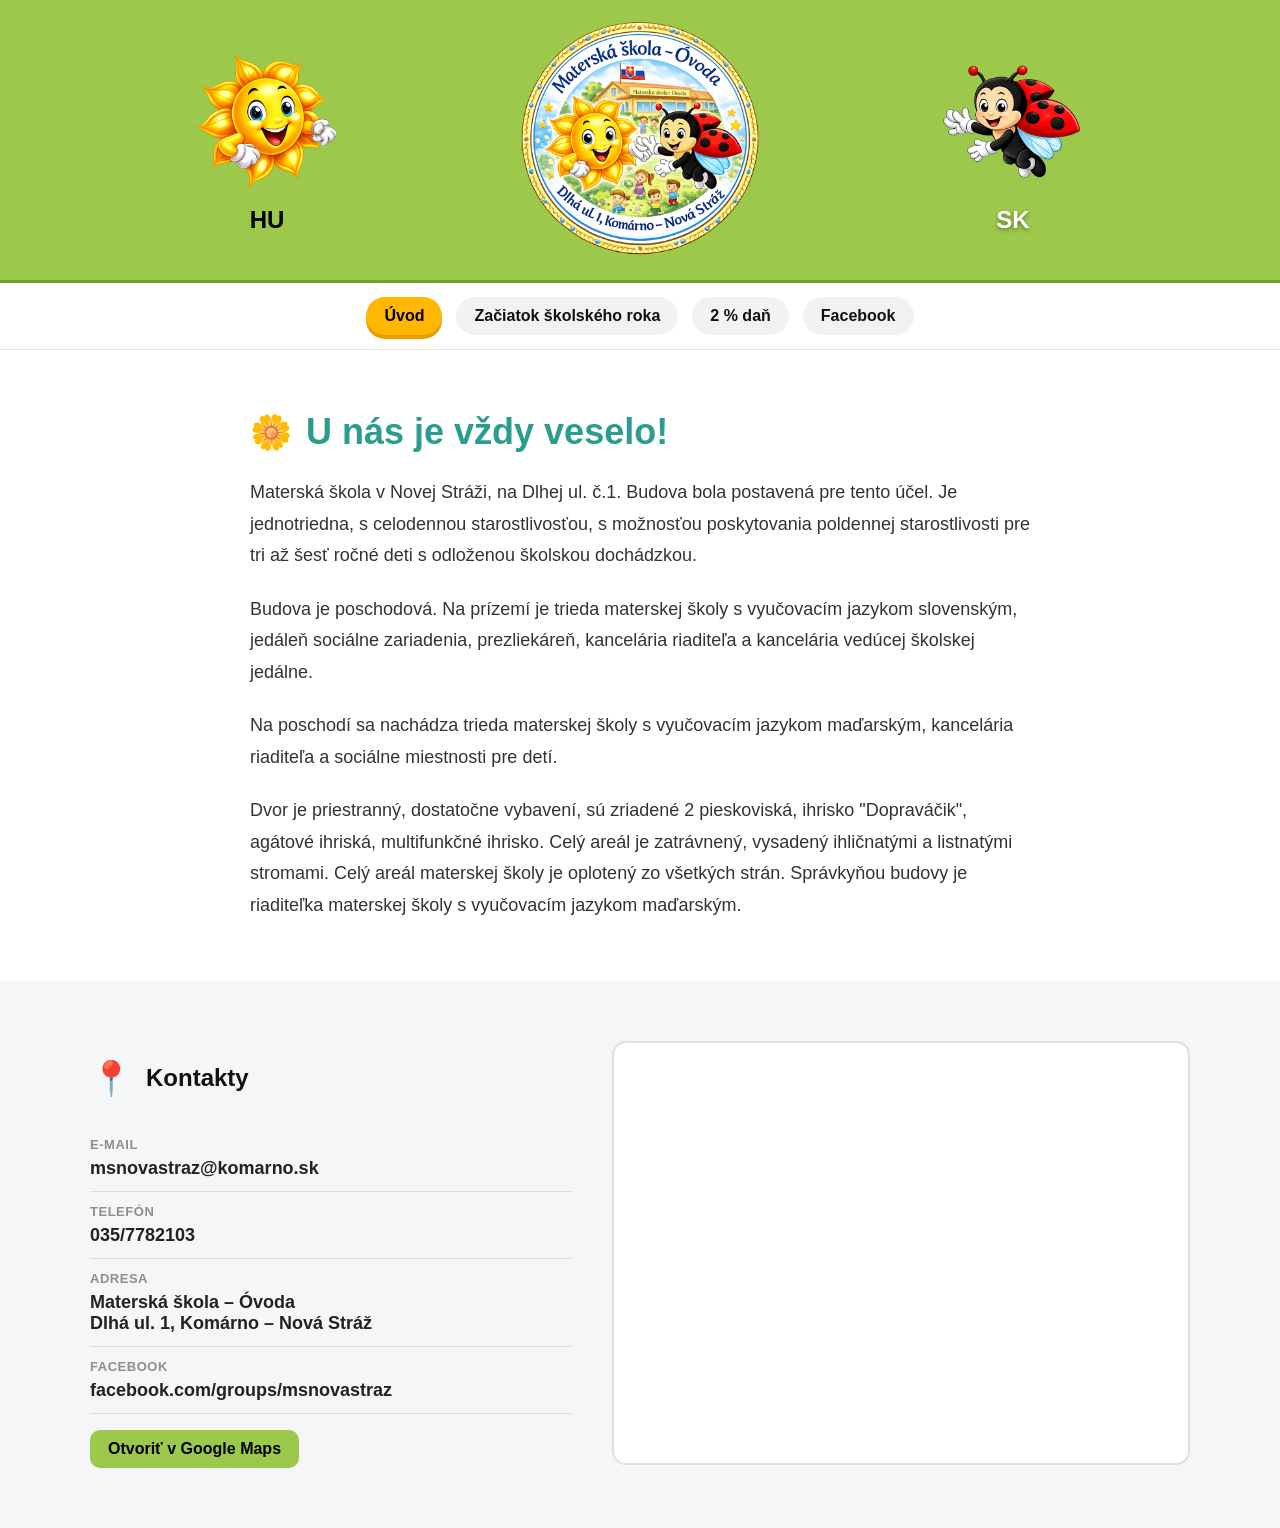
<file: index.html>
<!doctype html>
<html lang="sk">
<head>
    <meta charset="utf-8" />
    <meta name="viewport" content="width=device-width, initial-scale=1" />

    <title>Materská škola – Óvoda Nová Stráž | Komárno</title>
    <meta name="description" content="Oficiálna stránka Materskej školy – Óvoda Nová Stráž v Komárne. Informácie pre rodičov, školské aktivity, kontakty a aktuálne oznamy." />
    <meta name="keywords" content="materská škola Nová Stráž, škôlka Komárno, MŠ Komárno, óvoda Nová Stráž, Dlhá ulica 1" />
    <meta name="author" content="Materská škola – Óvoda Nová Stráž" />
    <meta name="robots" content="index,follow" />

    <!-- Canonical -->
    <link rel="canonical" href="https://msnovastraz.github.io/" />

    <!-- Hreflang -->
    <link rel="alternate" hreflang="sk" href="https://msnovastraz.github.io/" />
    <link rel="alternate" hreflang="hu" href="https://msnovastraz.github.io/hu/" />
    <link rel="alternate" hreflang="x-default" href="https://msnovastraz.github.io/" />

    <!-- Open Graph -->
    <meta property="og:type" content="website" />
    <meta property="og:site_name" content="Materská škola – Óvoda Nová Stráž" />
    <meta property="og:title" content="Materská škola – Óvoda Nová Stráž" />
    <meta property="og:description" content="Oficiálna stránka materskej školy v Novej Stráži, Komárno." />
    <meta property="og:url" content="https://msnovastraz.github.io/" />
    <meta property="og:image" content="https://msnovastraz.github.io/assets/img/logo.png" />
    <meta property="og:locale" content="sk_SK" />

    <!-- Twitter -->
    <meta name="twitter:card" content="summary_large_image" />
    <meta name="twitter:title" content="Materská škola – Óvoda Nová Stráž" />
    <meta name="twitter:description" content="Oficiálna stránka materskej školy v Komárne." />
    <meta name="twitter:image" content="https://msnovastraz.github.io/assets/img/logo.png" />

    <!-- Styles -->
    <link rel="stylesheet" href="/assets/css/main.css" />

    <!-- Favicon -->
    <link rel="icon" type="image/png" sizes="32x32" href="/assets/favicon/favicon-32x32.png">
    <link rel="icon" type="image/png" sizes="16x16" href="/assets/favicon/favicon-16x16.png">
    <link rel="apple-touch-icon" sizes="180x180" href="/assets/favicon/apple-touch-icon.png">
    <link rel="shortcut icon" href="/assets/favicon/favicon.ico">
</head>

<body class="lang-sk">

  <header class="top">
    <div class="top__inner container">

        <!-- LEFT: HU block -->
        <a class="sideLink sideLink--hu" href="/hu/" aria-label="Magyar verzió">
            <img class="sideLink__img" src="/assets/img/hu_link.png" alt="HU">
            <div class="sideLink__txt">
                <div class="sideLink__big">HU</div>
            </div>
        </a>

        <!-- CENTER: main logo -->
        <a class="centerLogo" href="/" aria-label="Materská škola – Óvoda">
            <img src="/assets/img/logo.png" alt="Materská škola – Óvoda">
        </a>

        <!-- RIGHT: SK block (active) -->
        <a class="sideLink sideLink--sk sideLink--right" href="/" aria-label="Slovenská verzia">
            <img class="sideLink__img" src="/assets/img/sk_link.png" alt="SK">
            <div class="sideLink__txt">
                <div class="sideLink__big">SK</div>
            </div>
        </a>

    </div>
  </header>

<nav class="mainNav" aria-label="Hlavné menu">
  <div class="container mainNav__inner">
    <a class="mainNav__link is-active" href="/">Úvod</a>
    <a class="mainNav__link" href="/pages/start.html">Začiatok školského roka</a>
    <a class="mainNav__link" href="/pages/tax.html">2 % daň</a>
    <a class="mainNav__link" href="https://www.facebook.com/groups/msnovastraz" target="_blank" rel="noopener">Facebook</a>
  </div>
</nav>

<main id="content">

    <section class="about">
        <h1 class="sectionTitle">
            <span class="sectionTitle__icon">🌼</span>
            U nás je vždy veselo!
        </h1>

        <p>Materská škola v Novej Stráži, na Dlhej ul. č.1. Budova bola postavená pre tento účel. 
            Je jednotriedna, s celodennou starostlivosťou, s možnosťou poskytovania poldennej starostlivosti pre tri až šesť ročné deti s odloženou školskou dochádzkou.</p>
        <p>Budova je poschodová. Na prízemí je trieda materskej školy s vyučovacím jazykom slovenským, jedáleň sociálne zariadenia,
            prezliekáreň, kancelária riaditeľa a kancelária vedúcej školskej jedálne.</p>
        <p>Na poschodí sa nachádza trieda materskej školy s vyučovacím jazykom maďarským, kancelária riaditeľa a sociálne miestnosti pre detí.</p>
        <p>Dvor je priestranný, dostatočne vybavení, sú zriadené 2 pieskoviská, ihrisko "Dopraváčik", agátové ihriská, multifunkčné ihrisko. 
            Celý areál je zatrávnený, vysadený ihličnatými a listnatými stromami. 
            Celý areál materskej školy je oplotený zo všetkých strán. Správkyňou budovy je riaditeľka materskej školy s vyučovacím jazykom maďarským.</p>
    </section>

</main>

    <section class="contacts" aria-label="Kontakty">
    <div class="container contacts__inner">
        <div class="contacts__left">
        <h2 class="sectionTitle">
            <span class="sectionTitle__icon">📍</span>
            Kontakty
        </h2>

        <div class="contacts__item">
            <div class="contacts__label">E-mail</div>
            <a class="contacts__value" href="mailto:msnovastraz@komarno.sk">msnovastraz@komarno.sk</a>
        </div>

        <div class="contacts__item">
            <div class="contacts__label">Telefón</div>
            <a class="contacts__value" href="tel:+421357782103">035/7782103</a>
        </div>

        <div class="contacts__item">
            <div class="contacts__label">Adresa</div>
            <div class="contacts__value">
            Materská škola – Óvoda<br />
            Dlhá ul. 1, Komárno – Nová Stráž
            </div>
        </div>

        <div class="contacts__item">
            <div class="contacts__label">Facebook</div>
            <a class="contacts__value" href="https://www.facebook.com/groups/msnovastraz" target="_blank" rel="noopener">
            facebook.com/groups/msnovastraz
            </a>
        </div>

        <div class="contacts__actions">
            <a class="btn" href="https://maps.app.goo.gl/dZaL5ni5Ns14MqSj7" target="_blank" rel="noopener">
            Otvoriť v Google Maps
            </a>
        </div>
        </div>

        <div class="contacts__right">
        <div class="mapWrap">
            <iframe
            class="mapFrame"
            title="Mapa – Materská škola – Óvoda"
            loading="lazy"
            referrerpolicy="no-referrer-when-downgrade"
            src="https://www.google.com/maps/embed?pb=!1m14!1m8!1m3!1d1896.3295953338866!2d18.04730520679701!3d47.765642003834024!3m2!1i1024!2i768!4f13.1!3m3!1m2!1s0x476bb359d045b80d%3A0xec6be08e86846f8f!2zTWF0ZXJza8OhIMWha29sYSBOb3bDoSBTdHLDocW-!5e0!3m2!1ssk!2ssk!4v1772011976776!5m2!1ssk!2ssk"
            allowfullscreen>
            </iframe>
        </div>
        </div>
    </div>
    </section>

  <script>
    // год в футере
    document.getElementById("year").textContent = new Date().getFullYear();

    // простое мобильное меню
    const btn = document.querySelector(".nav__toggle");
    const list = document.querySelector("#navList");
    if (btn && list) {
      btn.addEventListener("click", () => {
        const expanded = btn.getAttribute("aria-expanded") === "true";
        btn.setAttribute("aria-expanded", String(!expanded));
        list.classList.toggle("is-open");
      });
    }
  </script>
</body>
</html>
</file>
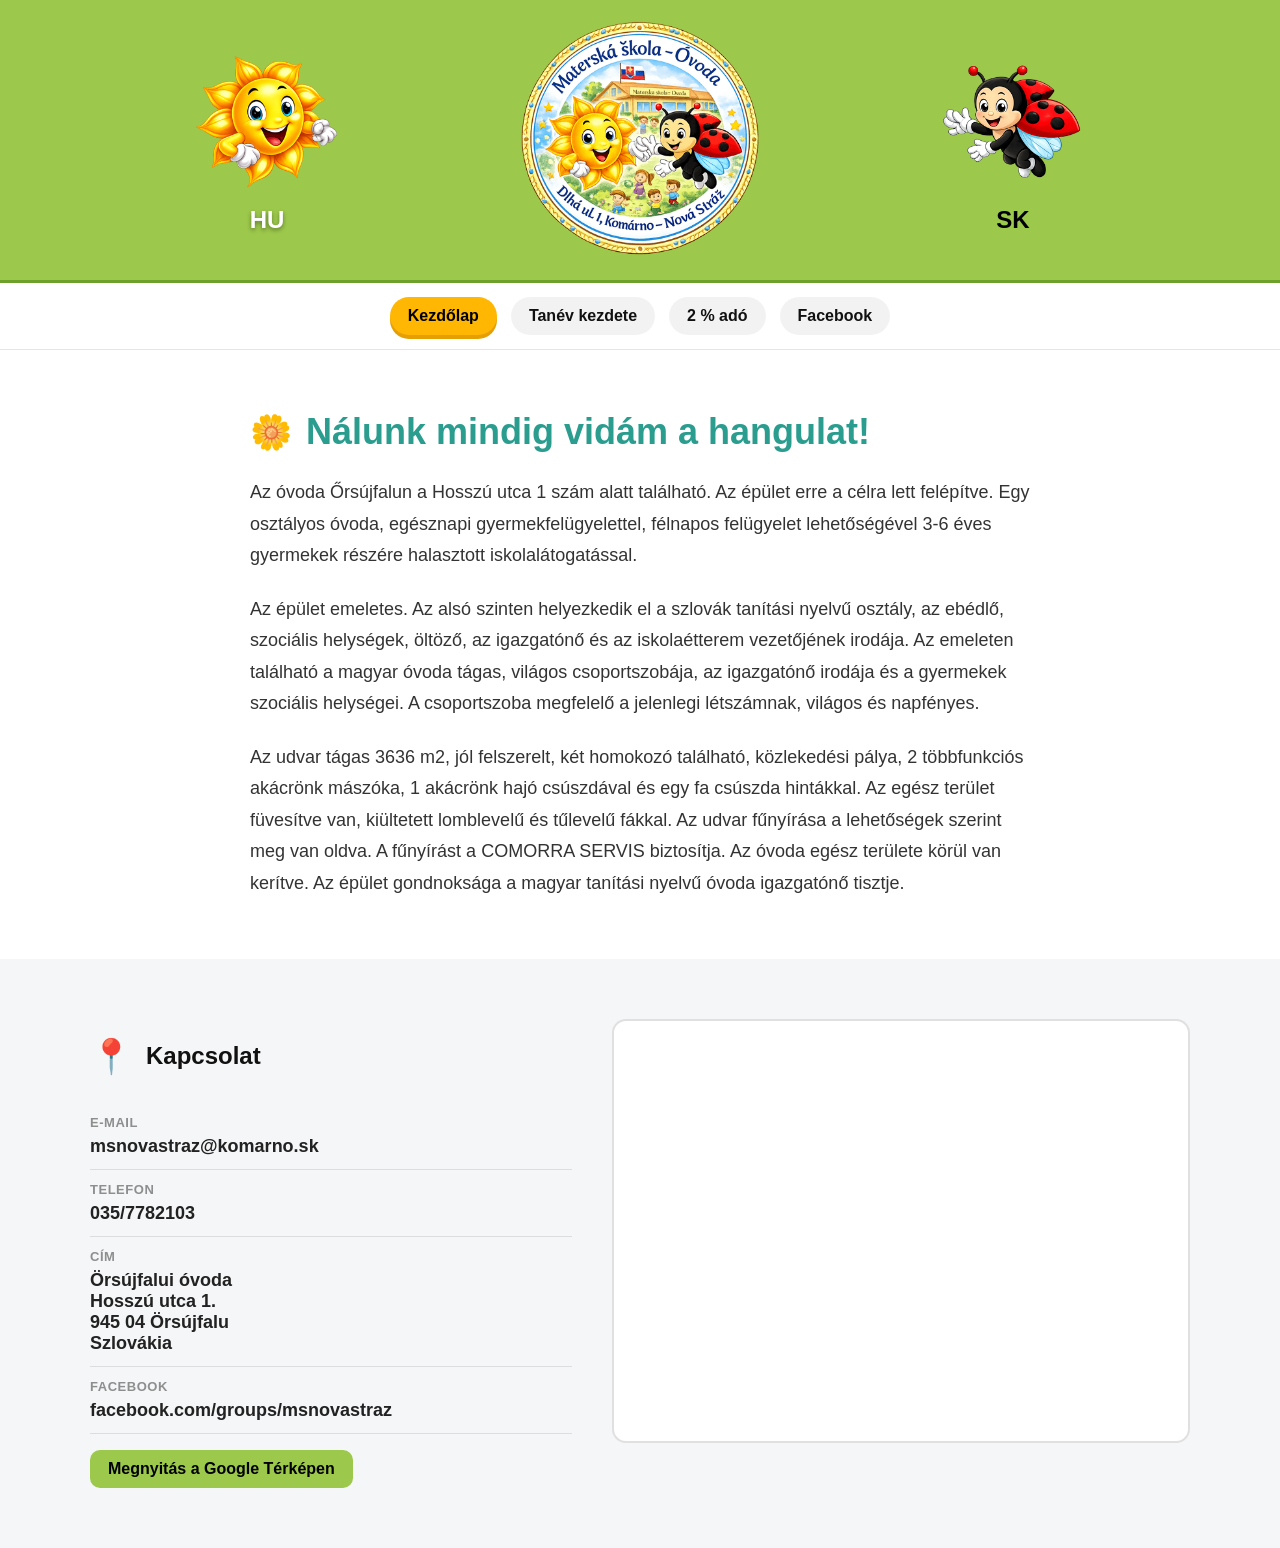
<file: hu/index.html>
<!doctype html>
<html lang="hu">
<head>
    <meta charset="utf-8" />
    <meta name="viewport" content="width=device-width, initial-scale=1" />

    <title>Óvoda – Materská škola Nová Stráž | Komárno</title>
    <meta name="description" content="Az Őrsújfalui óvoda hivatalos weboldala. Információk szülőknek, óvodai programok, elérhetőségek és aktuális hírek." />
    <meta name="keywords" content="óvoda Őrsújfalu, óvoda Komárom, Nová Stráž óvoda, Hosszú utca 1, Materská škola Nová Stráž" />
    <meta name="author" content="Óvoda – Materská škola Nová Stráž" />
    <meta name="robots" content="index,follow" />

    <!-- Canonical -->
    <link rel="canonical" href="https://msnovastraz.github.io/hu/" />

    <!-- Hreflang -->
    <link rel="alternate" hreflang="sk" href="https://msnovastraz.github.io/" />
    <link rel="alternate" hreflang="hu" href="https://msnovastraz.github.io/hu/" />
    <link rel="alternate" hreflang="x-default" href="https://msnovastraz.github.io/" />

    <!-- Open Graph -->
    <meta property="og:type" content="website" />
    <meta property="og:site_name" content="Óvoda – Materská škola Nová Stráž" />
    <meta property="og:title" content="Óvoda – Materská škola Nová Stráž" />
    <meta property="og:description" content="Az Őrsújfalui óvoda hivatalos oldala, Komárom." />
    <meta property="og:url" content="https://msnovastraz.github.io/hu/" />
    <meta property="og:image" content="https://msnovastraz.github.io/assets/img/logo.png" />
    <meta property="og:locale" content="hu_HU" />

    <!-- Twitter -->
    <meta name="twitter:card" content="summary_large_image" />
    <meta name="twitter:title" content="Óvoda – Materská škola Nová Stráž" />
    <meta name="twitter:description" content="Az Őrsújfalui óvoda hivatalos weboldala." />
    <meta name="twitter:image" content="https://msnovastraz.github.io/assets/img/logo.png" />

    <!-- Styles -->
    <link rel="stylesheet" href="/assets/css/main.css" />

    <!-- Favicon -->
    <link rel="icon" type="image/png" sizes="32x32" href="/assets/favicon/favicon-32x32.png">
    <link rel="icon" type="image/png" sizes="16x16" href="/assets/favicon/favicon-16x16.png">
    <link rel="apple-touch-icon" sizes="180x180" href="/assets/favicon/apple-touch-icon.png">
    <link rel="shortcut icon" href="/assets/favicon/favicon.ico">
</head>

<body class="lang-hu">

  <header class="top">
    <div class="top__inner container">

        <!-- LEFT: HU block (active) -->
        <a class="sideLink sideLink--hu" href="/hu/" aria-label="Magyar verzió">
            <img class="sideLink__img" src="/assets/img/hu_link.png" alt="HU">
            <div class="sideLink__txt">
                <div class="sideLink__big">HU</div>
            </div>
        </a>

        <!-- CENTER: main logo -->
        <a class="centerLogo" href="/hu/" aria-label="Materská škola – Óvoda">
            <img src="/assets/img/logo.png" alt="Materská škola – Óvoda">
        </a>

        <!-- RIGHT: SK block -->
        <a class="sideLink sideLink--sk sideLink--right" href="/" aria-label="Slovenská verzia">
            <img class="sideLink__img" src="/assets/img/sk_link.png" alt="SK">
            <div class="sideLink__txt">
                <div class="sideLink__big">SK</div>
            </div>
        </a>

    </div>
  </header>

<nav class="mainNav" aria-label="Főmenü">
  <div class="container mainNav__inner">
    <a class="mainNav__link is-active" href="/hu/">Kezdőlap</a>
    <a class="mainNav__link" href="/hu/pages/start.html">Tanév kezdete</a>
    <a class="mainNav__link" href="/hu/pages/tax.html">2 % adó</a>
    <a class="mainNav__link" href="https://www.facebook.com/groups/msnovastraz" target="_blank" rel="noopener">Facebook</a>
  </div>
</nav>

<main id="content">

    <section class="about">
        <h1 class="sectionTitle">
            <span class="sectionTitle__icon">🌼</span>
            Nálunk mindig vidám a hangulat!
        </h1>

        <p>Az óvoda Őrsújfalun  a Hosszú utca 1 szám alatt található. Az épület erre a célra lett felépítve. Egy osztályos óvoda, egésznapi gyermekfelügyelettel, 
                félnapos felügyelet lehetőségével 3-6 éves gyermekek részére halasztott iskolalátogatással.</p>
        <p>Az épület emeletes. Az alsó szinten helyezkedik el a szlovák tanítási nyelvű osztály, az ebédlő, szociális helységek, 
            öltöző, az igazgatónő és az iskolaétterem vezetőjének irodája. Az emeleten található a magyar óvoda tágas, világos csoportszobája, 
            az igazgatónő irodája és a gyermekek szociális helységei. A csoportszoba megfelelő a jelenlegi létszámnak, világos és napfényes.</p>
        <p>Az udvar tágas 3636 m2, jól felszerelt, két homokozó található, közlekedési pálya, 2 többfunkciós akácrönk mászóka, 1 akácrönk hajó 
            csúszdával és egy fa csúszda hintákkal. Az egész terület füvesítve van, kiültetett lomblevelű és tűlevelű fákkal. 
            Az udvar fűnyírása a lehetőségek szerint meg van oldva. A fűnyírást a COMORRA SERVIS biztosítja. 
            Az óvoda egész területe körül van kerítve. Az épület gondnoksága a magyar tanítási nyelvű óvoda igazgatónő tisztje.</p>
    </section>

</main>

    <section class="contacts" aria-label="Kapcsolat">
    <div class="container contacts__inner">
        <div class="contacts__left">
        <h2 class="sectionTitle">
            <span class="sectionTitle__icon">📍</span>
            Kapcsolat
        </h2>

        <div class="contacts__item">
            <div class="contacts__label">E-mail</div>
            <a class="contacts__value" href="mailto:msnovastraz@komarno.sk">msnovastraz@komarno.sk</a>
        </div>

        <div class="contacts__item">
            <div class="contacts__label">Telefon</div>
            <a class="contacts__value" href="tel:+421357782103">035/7782103</a>
        </div>

        <div class="contacts__item">
            <div class="contacts__label">Cím</div>
            <div class="contacts__value">
            Örsújfalui óvoda<br />
            Hosszú utca 1.<br />
            945 04 Örsújfalu<br />
            Szlovákia
            </div>
        </div>

        <div class="contacts__item">
            <div class="contacts__label">Facebook</div>
            <a class="contacts__value" href="https://www.facebook.com/groups/msnovastraz" target="_blank" rel="noopener">
            facebook.com/groups/msnovastraz
            </a>
        </div>

        <div class="contacts__actions">
            <a class="btn" href="https://maps.app.goo.gl/dZaL5ni5Ns14MqSj7" target="_blank" rel="noopener">
            Megnyitás a Google Térképen
            </a>
        </div>
        </div>

        <div class="contacts__right">
        <div class="mapWrap">
            <iframe
            class="mapFrame"
            title="Térkép – Materská škola – Óvoda"
            loading="lazy"
            referrerpolicy="no-referrer-when-downgrade"
            src="https://www.google.com/maps/embed?pb=!1m14!1m8!1m3!1d1896.3295953338866!2d18.04730520679701!3d47.765642003834024!3m2!1i1024!2i768!4f13.1!3m3!1m2!1s0x476bb359d045b80d%3A0xec6be08e86846f8f!2zTWF0ZXJza8OhIMWha29sYSBOb3bDoSBTdHLDocW-!5e0!3m2!1shu!2shu!4v1772011976776!5m2!1shu!2shu"
            allowfullscreen>
            </iframe>
        </div>
        </div>
    </div>
    </section>

  <script>
    document.getElementById("year").textContent = new Date().getFullYear();
    const btn = document.querySelector(".nav__toggle");
    const list = document.querySelector("#navList");
    if (btn && list) {
      btn.addEventListener("click", () => {
        const expanded = btn.getAttribute("aria-expanded") === "true";
        btn.setAttribute("aria-expanded", String(!expanded));
        list.classList.toggle("is-open");
      });
    }
  </script>
</body>
</html>
</file>
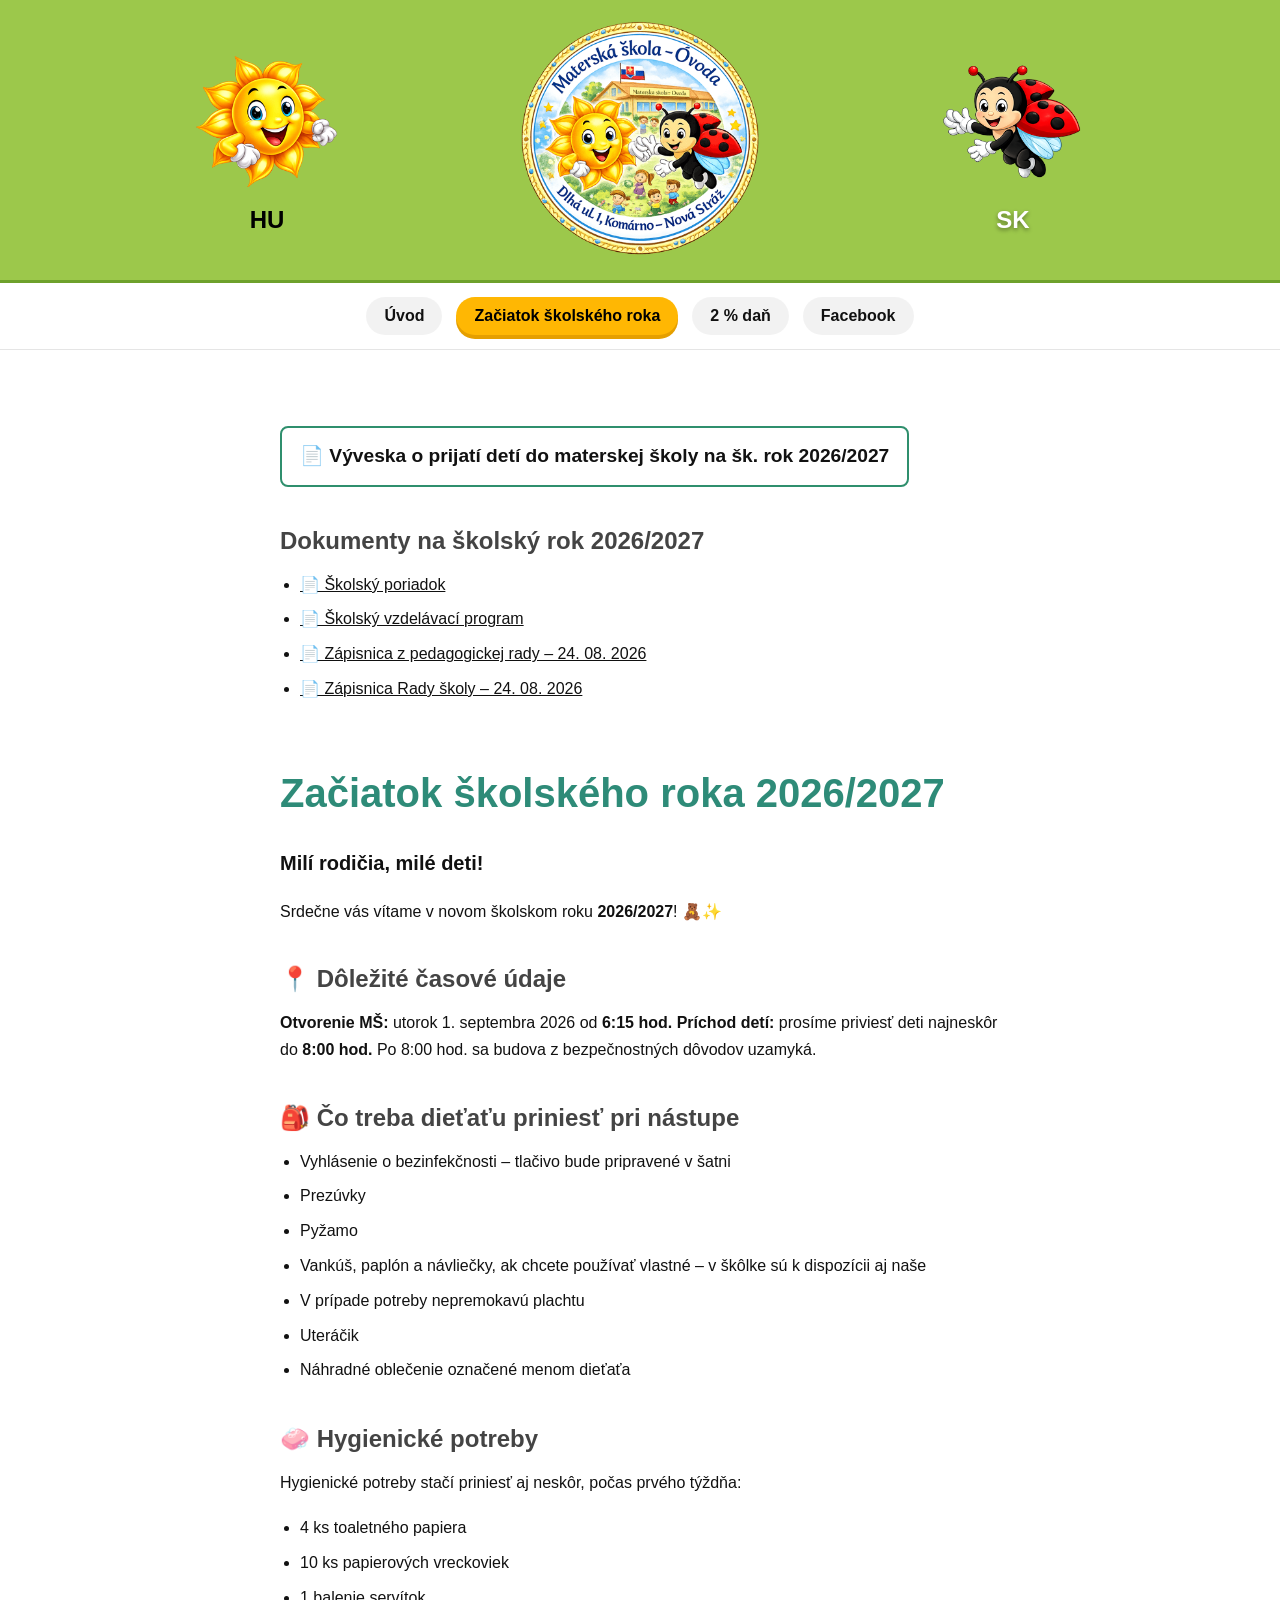
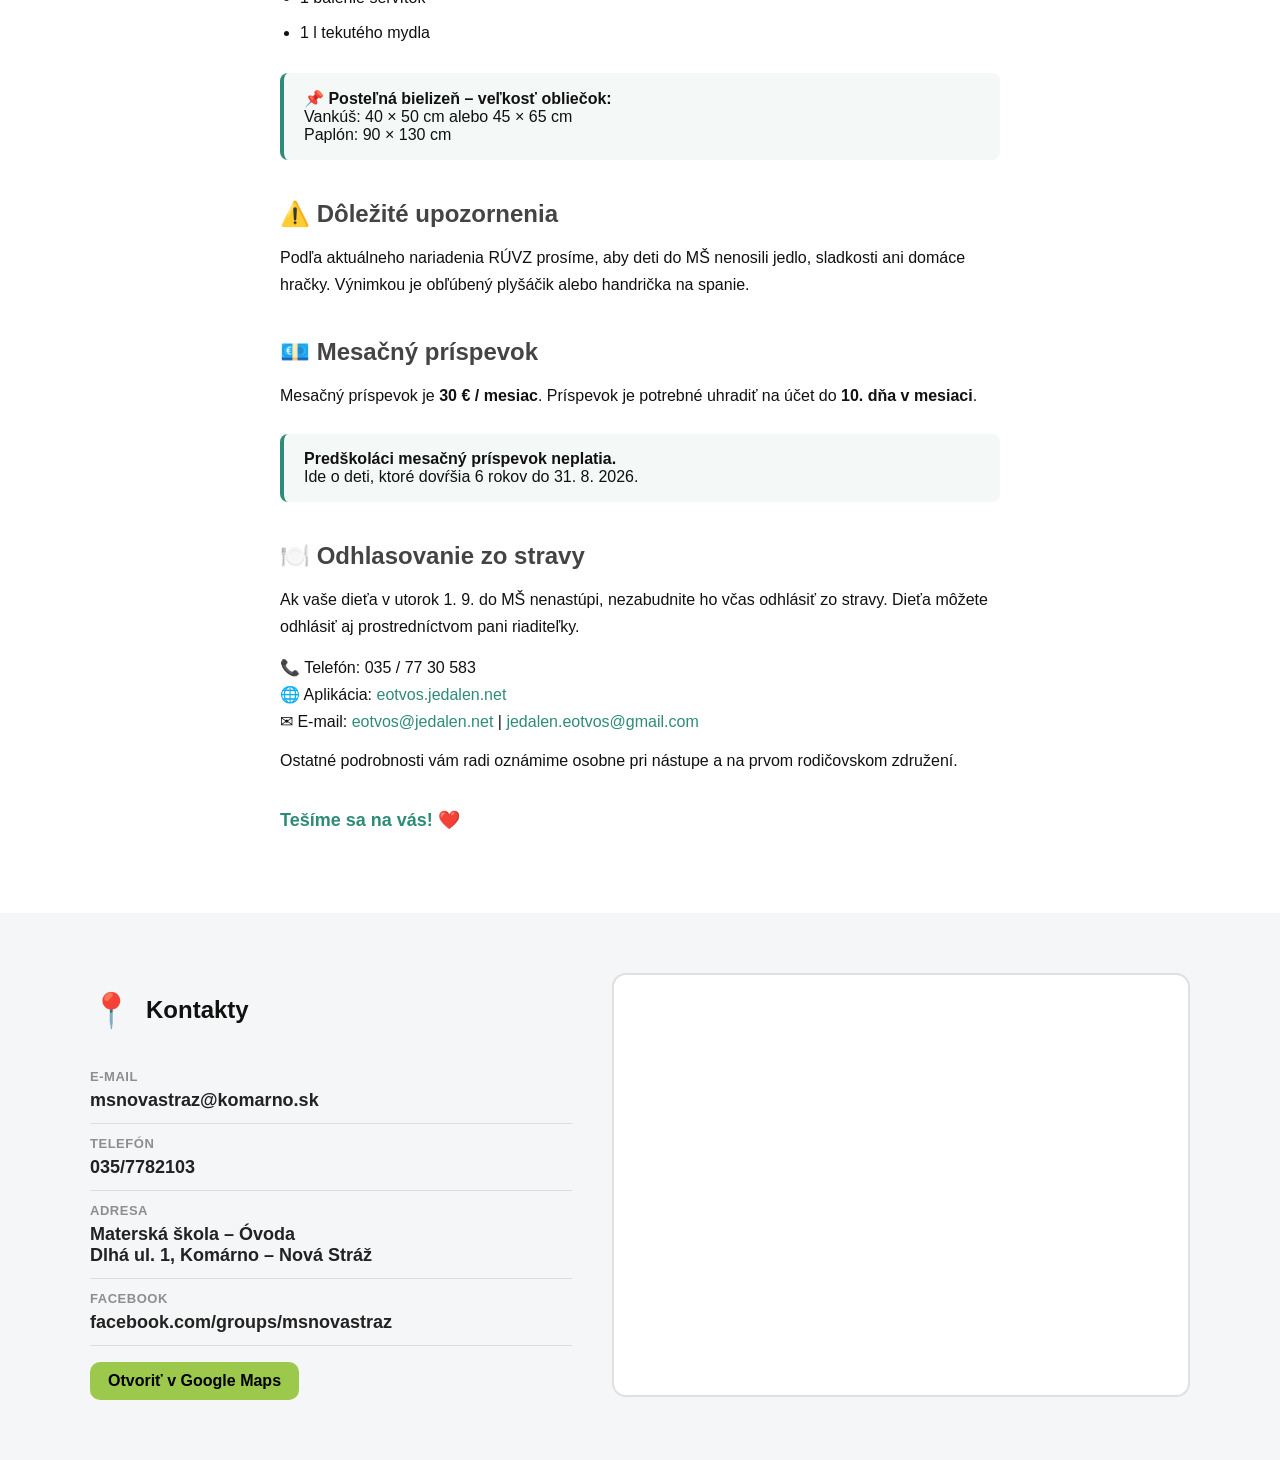
<file: pages/start.html>
<!doctype html>
<html lang="sk">
<head>
    <meta charset="utf-8" />
    <meta name="viewport" content="width=device-width, initial-scale=1" />

    <title>Materská škola – Óvoda Nová Stráž | Komárno</title>
    <meta name="description" content="Oficiálna stránka Materskej školy – Óvoda Nová Stráž v Komárne. Informácie pre rodičov, školské aktivity, kontakty a aktuálne oznamy." />
    <meta name="keywords" content="materská škola Nová Stráž, škôlka Komárno, MŠ Komárno, óvoda Nová Stráž, Dlhá ulica 1" />
    <meta name="author" content="Materská škola – Óvoda Nová Stráž" />
    <meta name="robots" content="index,follow" />

    <!-- Canonical -->
    <link rel="canonical" href="https://msnovastraz.github.io/" />

    <!-- Hreflang -->
    <link rel="alternate" hreflang="sk" href="https://msnovastraz.github.io/" />
    <link rel="alternate" hreflang="hu" href="https://msnovastraz.github.io/hu/" />
    <link rel="alternate" hreflang="x-default" href="https://msnovastraz.github.io/" />

    <!-- Open Graph -->
    <meta property="og:type" content="website" />
    <meta property="og:site_name" content="Materská škola – Óvoda Nová Stráž" />
    <meta property="og:title" content="Materská škola – Óvoda Nová Stráž" />
    <meta property="og:description" content="Oficiálna stránka materskej školy v Novej Stráži, Komárno." />
    <meta property="og:url" content="https://msnovastraz.github.io/" />
    <meta property="og:image" content="https://msnovastraz.github.io/assets/img/logo.png" />
    <meta property="og:locale" content="sk_SK" />

    <!-- Twitter -->
    <meta name="twitter:card" content="summary_large_image" />
    <meta name="twitter:title" content="Materská škola – Óvoda Nová Stráž" />
    <meta name="twitter:description" content="Oficiálna stránka materskej školy v Komárne." />
    <meta name="twitter:image" content="https://msnovastraz.github.io/assets/img/logo.png" />

    <!-- Styles -->
    <link rel="stylesheet" href="/assets/css/main.css" />

    <!-- Favicon -->
    <link rel="icon" type="image/png" sizes="32x32" href="/assets/favicon/favicon-32x32.png">
    <link rel="icon" type="image/png" sizes="16x16" href="/assets/favicon/favicon-16x16.png">
    <link rel="apple-touch-icon" sizes="180x180" href="/assets/favicon/apple-touch-icon.png">
    <link rel="shortcut icon" href="/assets/favicon/favicon.ico">
</head>

<body class="lang-sk">

  <header class="top">
    <div class="top__inner container">

        <!-- LEFT: HU block -->
        <a class="sideLink sideLink--hu" href="/hu/" aria-label="Magyar verzió">
            <img class="sideLink__img" src="/assets/img/hu_link.png" alt="HU">
            <div class="sideLink__txt">
                <div class="sideLink__big">HU</div>
            </div>
        </a>

        <!-- CENTER: main logo -->
        <a class="centerLogo" href="/" aria-label="Materská škola – Óvoda">
            <img src="/assets/img/logo.png" alt="Materská škola – Óvoda">
        </a>

        <!-- RIGHT: SK block (active) -->
        <a class="sideLink sideLink--sk sideLink--right" href="/" aria-label="Slovenská verzia">
            <img class="sideLink__img" src="/assets/img/sk_link.png" alt="SK">
            <div class="sideLink__txt">
                <div class="sideLink__big">SK</div>
            </div>
        </a>

    </div>
  </header>

<nav class="mainNav" aria-label="Hlavné menu">
  <div class="container mainNav__inner">
    <a class="mainNav__link" href="/">Úvod</a>
    <a class="mainNav__link is-active" href="/pages/start.html">Začiatok školského roka</a>
    <a class="mainNav__link" href="/pages/tax.html">2 % daň</a>
    <a class="mainNav__link" href="https://www.facebook.com/groups/msnovastraz" target="_blank" rel="noopener">Facebook</a>
  </div>
</nav>

<main id="content">

    <section class="pageSection">
        <div class="container narrow">

            <p>
                <a href="../pdf/vyveska_sk_2026_27.pdf"
                   target="_blank"
                   style="display:inline-block; padding:12px 18px; border:2px solid #2f8f6d; border-radius:8px; font-size:1.2em; font-weight:bold; text-decoration:none;">
                    📄 Výveska o prijatí detí do materskej školy na šk. rok 2026/2027
                </a>
            </p>

            <h2>Dokumenty na školský rok 2026/2027</h2>

            <ul class="styledList">
                <li>
                    <a href="../pdf/skolsky_poriadok_sk_2026.pdf" target="_blank">
                        📄 Školský poriadok
                    </a>
                </li>
                <li>
                    <a href="../pdf/skvp_sk_2026.pdf" target="_blank">
                        📄 Školský vzdelávací program
                    </a>
                </li>
                <li>
                    <a href="../pdf/zapisnica_pedagogicka_rada_sk_2026-08-24.pdf" target="_blank">
                        📄 Zápisnica z pedagogickej rady – 24. 08. 2026
                    </a>
                </li>
                <li>
                    <a href="../pdf/zapisnica_rada_skoly_sk_2026-08-24.pdf" target="_blank">
                        📄 Zápisnica Rady školy – 24. 08. 2026
                    </a>
                </li>
            </ul>

            <br />

            <h1 class="pageTitle">Začiatok školského roka 2026/2027</h1>

            <p class="lead">
            Milí rodičia, milé deti!
            </p>
            
            <p>
            Srdečne vás vítame v novom školskom roku <strong>2026/2027</strong>! 🧸✨
            </p>
            
            <h2>📍 Dôležité časové údaje</h2>
            
            <p>
            <strong>Otvorenie MŠ:</strong> utorok 1. septembra 2026 od <strong>6:15 hod.</strong>
            <strong>Príchod detí:</strong> prosíme priviesť deti najneskôr do <strong>8:00 hod.</strong>
            Po 8:00 hod. sa budova z bezpečnostných dôvodov uzamyká.
            </p>
            
            <h2>🎒 Čo treba dieťaťu priniesť pri nástupe</h2>
            
            <ul class="styledList">
                <li>Vyhlásenie o bezinfekčnosti – tlačivo bude pripravené v šatni</li>
                <li>Prezúvky</li>
                <li>Pyžamo</li>
                <li>
                    Vankúš, paplón a návliečky, ak chcete používať vlastné
                    – v škôlke sú k dispozícii aj naše
                </li>
                <li>V prípade potreby nepremokavú plachtu</li>
                <li>Uteráčik</li>
                <li>Náhradné oblečenie označené menom dieťaťa</li>
            </ul>
            
            <h2>🧼 Hygienické potreby</h2>
            
            <p>
            Hygienické potreby stačí priniesť aj neskôr, počas prvého týždňa:
            </p>
            
            <ul class="styledList">
                <li>4 ks toaletného papiera</li>
                <li>10 ks papierových vreckoviek</li>
                <li>1 balenie servítok</li>
                <li>1 l tekutého mydla</li>
            </ul>
            
            <div class="infoBox">
            <strong>📌 Posteľná bielizeň – veľkosť obliečok:</strong><br />
            Vankúš: 40 × 50 cm alebo 45 × 65 cm<br />
            Paplón: 90 × 130 cm
            </div>
            
            <h2>⚠️ Dôležité upozornenia</h2>
            
            <p>
            Podľa aktuálneho nariadenia RÚVZ prosíme, aby deti do MŠ nenosili
            jedlo, sladkosti ani domáce hračky.
            Výnimkou je obľúbený plyšáčik alebo handrička na spanie.
            </p>
            
            <h2>💶 Mesačný príspevok</h2>
            
            <p>
            Mesačný príspevok je <strong>30 € / mesiac</strong>.
            Príspevok je potrebné uhradiť na účet do <strong>10. dňa v mesiaci</strong>.
            </p>
            
            <div class="infoBox">
            <strong>Predškoláci mesačný príspevok neplatia.</strong><br />
            Ide o deti, ktoré dovŕšia 6 rokov do 31. 8. 2026.
            </div>
            
            <h2>🍽️ Odhlasovanie zo stravy</h2>
            
            <p>
            Ak vaše dieťa v utorok 1. 9. do MŠ nenastúpi,
            nezabudnite ho včas odhlásiť zo stravy.
            Dieťa môžete odhlásiť aj prostredníctvom pani riaditeľky.
            </p>
            
            <ul class="contactList">
                <li>📞 Telefón: 035 / 77 30 583</li>
                <li>
                    🌐 Aplikácia:
                    <a href="https://eotvos.jedalen.net" target="_blank" rel="noopener">
                        eotvos.jedalen.net
                    </a>
                </li>
                <li>
                    ✉ E-mail:
                    <a href="mailto:eotvos@jedalen.net">eotvos@jedalen.net</a> |
                    <a href="mailto:jedalen.eotvos@gmail.com">jedalen.eotvos@gmail.com</a>
                </li>
            </ul>
            
            <p>
            Ostatné podrobnosti vám radi oznámime osobne pri nástupe
            a na prvom rodičovskom združení.
            </p>
            
            <p class="closing">Tešíme sa na vás! ❤️</p>

        </div>
        </section>

</main>

    <section class="contacts" aria-label="Kontakty">
    <div class="container contacts__inner">
        <div class="contacts__left">
        <h2 class="sectionTitle">
            <span class="sectionTitle__icon">📍</span>
            Kontakty
        </h2>

        <div class="contacts__item">
            <div class="contacts__label">E-mail</div>
            <a class="contacts__value" href="mailto:msnovastraz@komarno.sk">msnovastraz@komarno.sk</a>
        </div>

        <div class="contacts__item">
            <div class="contacts__label">Telefón</div>
            <a class="contacts__value" href="tel:+421357782103">035/7782103</a>
        </div>

        <div class="contacts__item">
            <div class="contacts__label">Adresa</div>
            <div class="contacts__value">
            Materská škola – Óvoda<br />
            Dlhá ul. 1, Komárno – Nová Stráž
            </div>
        </div>

        <div class="contacts__item">
            <div class="contacts__label">Facebook</div>
            <a class="contacts__value" href="https://www.facebook.com/groups/msnovastraz" target="_blank" rel="noopener">
            facebook.com/groups/msnovastraz
            </a>
        </div>

        <div class="contacts__actions">
            <a class="btn" href="https://maps.app.goo.gl/dZaL5ni5Ns14MqSj7" target="_blank" rel="noopener">
            Otvoriť v Google Maps
            </a>
        </div>
        </div>

        <div class="contacts__right">
        <div class="mapWrap">
            <iframe
            class="mapFrame"
            title="Mapa – Materská škola – Óvoda"
            loading="lazy"
            referrerpolicy="no-referrer-when-downgrade"
            src="https://www.google.com/maps/embed?pb=!1m14!1m8!1m3!1d1896.3295953338866!2d18.04730520679701!3d47.765642003834024!3m2!1i1024!2i768!4f13.1!3m3!1m2!1s0x476bb359d045b80d%3A0xec6be08e86846f8f!2zTWF0ZXJza8OhIMWha29sYSBOb3bDoSBTdHLDocW-!5e0!3m2!1ssk!2ssk!4v1772011976776!5m2!1ssk!2ssk"
            allowfullscreen>
            </iframe>
        </div>
        </div>
    </div>
    </section>

  <script>
    // год в футере
    document.getElementById("year").textContent = new Date().getFullYear();

    // простое мобильное меню
    const btn = document.querySelector(".nav__toggle");
    const list = document.querySelector("#navList");
    if (btn && list) {
      btn.addEventListener("click", () => {
        const expanded = btn.getAttribute("aria-expanded") === "true";
        btn.setAttribute("aria-expanded", String(!expanded));
        list.classList.toggle("is-open");
      });
    }
  </script>
</body>
</html>
</file>
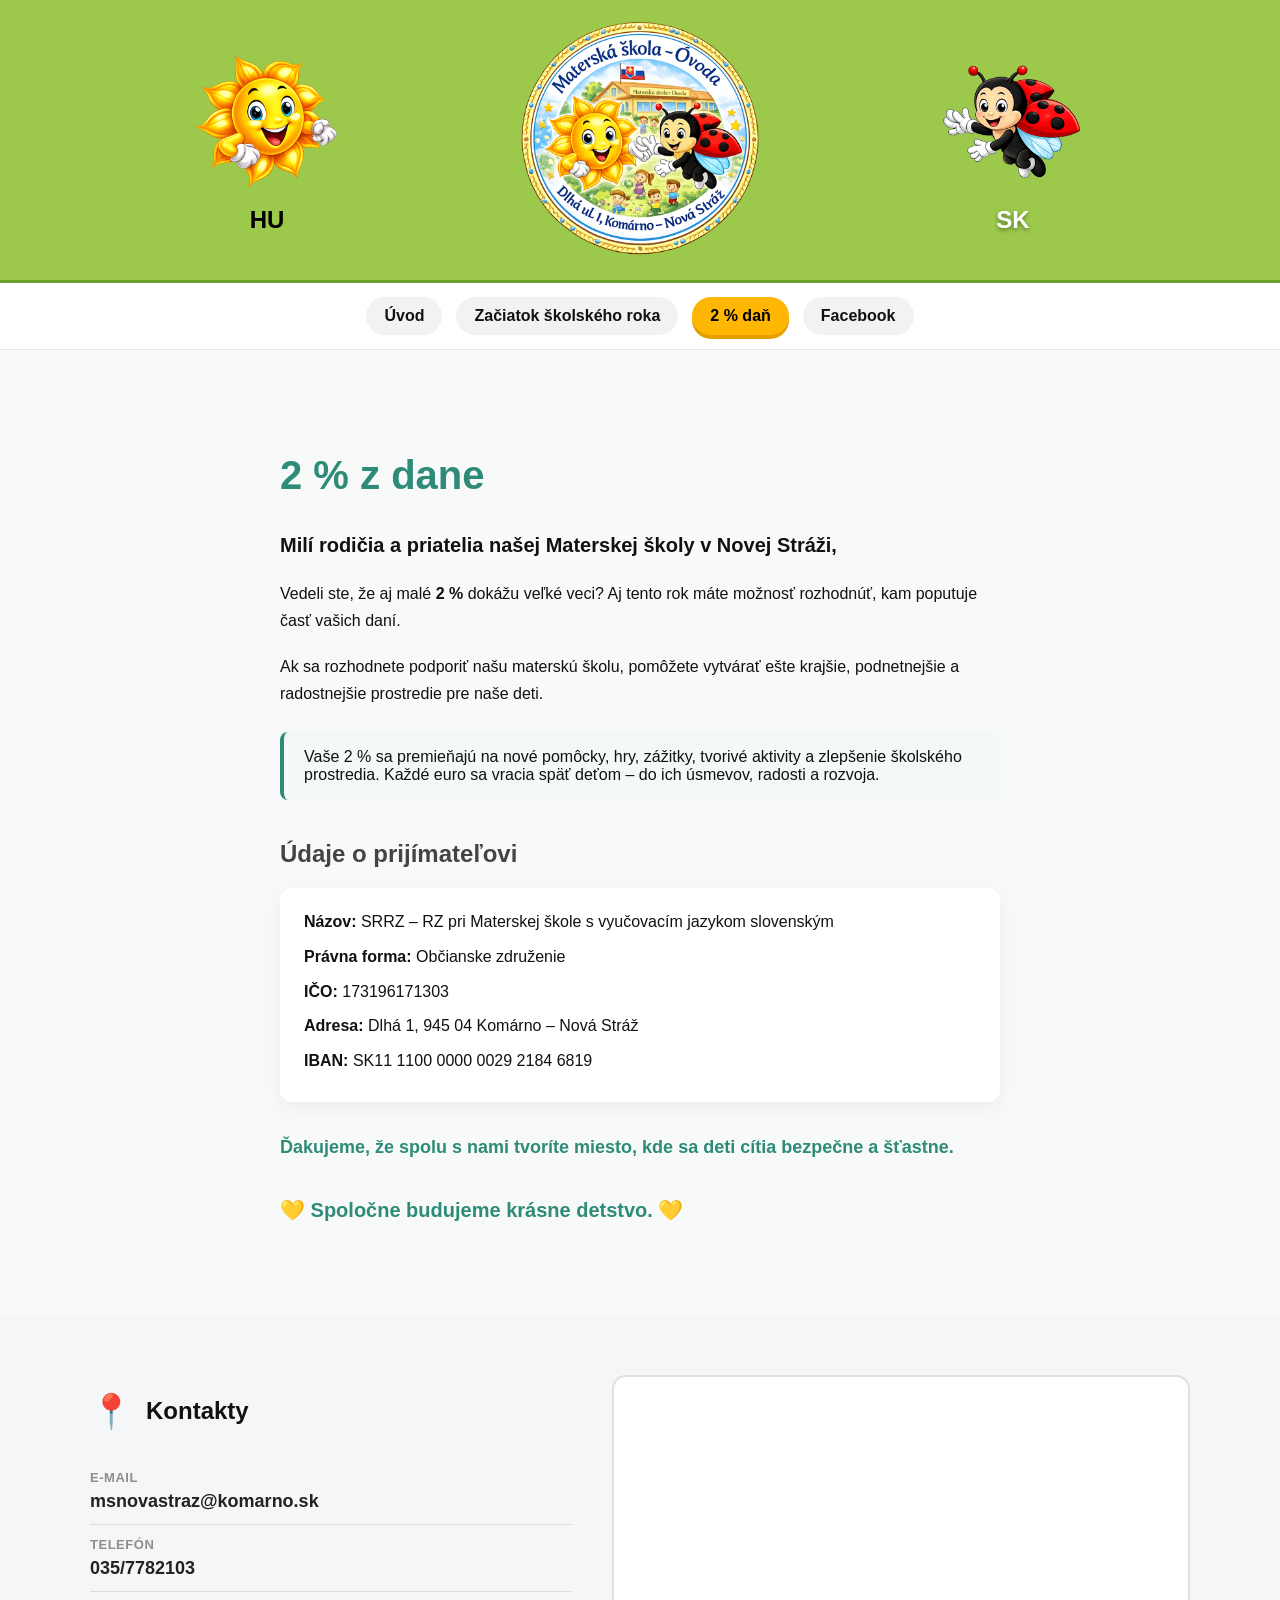
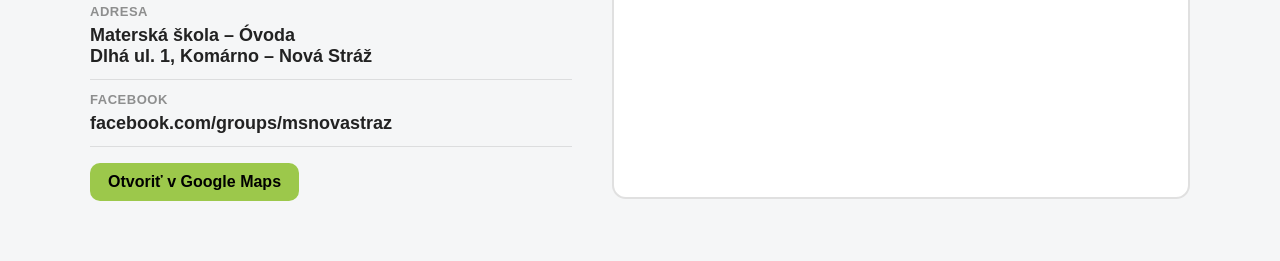
<file: pages/tax.html>
<!doctype html>
<html lang="sk">
<head>
    <meta charset="utf-8" />
    <meta name="viewport" content="width=device-width, initial-scale=1" />

    <title>Materská škola – Óvoda Nová Stráž | Komárno</title>
    <meta name="description" content="Oficiálna stránka Materskej školy – Óvoda Nová Stráž v Komárne. Informácie pre rodičov, školské aktivity, kontakty a aktuálne oznamy." />
    <meta name="keywords" content="materská škola Nová Stráž, škôlka Komárno, MŠ Komárno, óvoda Nová Stráž, Dlhá ulica 1" />
    <meta name="author" content="Materská škola – Óvoda Nová Stráž" />
    <meta name="robots" content="index,follow" />

    <!-- Canonical -->
    <link rel="canonical" href="https://msnovastraz.github.io/" />

    <!-- Hreflang -->
    <link rel="alternate" hreflang="sk" href="https://msnovastraz.github.io/" />
    <link rel="alternate" hreflang="hu" href="https://msnovastraz.github.io/hu/" />
    <link rel="alternate" hreflang="x-default" href="https://msnovastraz.github.io/" />

    <!-- Open Graph -->
    <meta property="og:type" content="website" />
    <meta property="og:site_name" content="Materská škola – Óvoda Nová Stráž" />
    <meta property="og:title" content="Materská škola – Óvoda Nová Stráž" />
    <meta property="og:description" content="Oficiálna stránka materskej školy v Novej Stráži, Komárno." />
    <meta property="og:url" content="https://msnovastraz.github.io/" />
    <meta property="og:image" content="https://msnovastraz.github.io/assets/img/logo.png" />
    <meta property="og:locale" content="sk_SK" />

    <!-- Twitter -->
    <meta name="twitter:card" content="summary_large_image" />
    <meta name="twitter:title" content="Materská škola – Óvoda Nová Stráž" />
    <meta name="twitter:description" content="Oficiálna stránka materskej školy v Komárne." />
    <meta name="twitter:image" content="https://msnovastraz.github.io/assets/img/logo.png" />

    <!-- Styles -->
    <link rel="stylesheet" href="/assets/css/main.css" />

    <!-- Favicon -->
    <link rel="icon" type="image/png" sizes="32x32" href="/assets/favicon/favicon-32x32.png">
    <link rel="icon" type="image/png" sizes="16x16" href="/assets/favicon/favicon-16x16.png">
    <link rel="apple-touch-icon" sizes="180x180" href="/assets/favicon/apple-touch-icon.png">
    <link rel="shortcut icon" href="/assets/favicon/favicon.ico">
</head>

<body class="lang-sk">

  <header class="top">
    <div class="top__inner container">

        <!-- LEFT: HU block -->
        <a class="sideLink sideLink--hu" href="/hu/" aria-label="Magyar verzió">
            <img class="sideLink__img" src="/assets/img/hu_link.png" alt="HU">
            <div class="sideLink__txt">
                <div class="sideLink__big">HU</div>
            </div>
        </a>

        <!-- CENTER: main logo -->
        <a class="centerLogo" href="/" aria-label="Materská škola – Óvoda">
            <img src="/assets/img/logo.png" alt="Materská škola – Óvoda">
        </a>

        <!-- RIGHT: SK block (active) -->
        <a class="sideLink sideLink--sk sideLink--right" href="/" aria-label="Slovenská verzia">
            <img class="sideLink__img" src="/assets/img/sk_link.png" alt="SK">
            <div class="sideLink__txt">
                <div class="sideLink__big">SK</div>
            </div>
        </a>

    </div>
  </header>

<nav class="mainNav" aria-label="Hlavné menu">
  <div class="container mainNav__inner">
    <a class="mainNav__link" href="/">Úvod</a>
    <a class="mainNav__link" href="/pages/start.html">Začiatok školského roka</a>
    <a class="mainNav__link is-active" href="/pages/tax.html">2 % daň</a>
    <a class="mainNav__link" href="https://www.facebook.com/groups/msnovastraz" target="_blank" rel="noopener">Facebook</a>
  </div>
</nav>

<main id="content">

    <section class="pageSection taxSection">
  <div class="container narrow">

    <h1 class="pageTitle">2 % z dane</h1>

    <p class="lead">
      Milí rodičia a priatelia našej Materskej školy v Novej Stráži,
    </p>

    <p>
      Vedeli ste, že aj malé <strong>2 %</strong> dokážu veľké veci?
      Aj tento rok máte možnosť rozhodnúť, kam poputuje časť vašich daní.
    </p>

    <p>
      Ak sa rozhodnete podporiť našu materskú školu,
      pomôžete vytvárať ešte krajšie, podnetnejšie a radostnejšie
      prostredie pre naše deti.
    </p>

    <div class="infoBox">
      Vaše 2 % sa premieňajú na nové pomôcky, hry, zážitky,
      tvorivé aktivity a zlepšenie školského prostredia.
      Každé euro sa vracia späť deťom – do ich úsmevov,
      radosti a rozvoja.
    </div>

    <h2>Údaje o prijímateľovi</h2>

    <div class="dataBox">
      <div><strong>Názov:</strong> SRRZ – RZ pri Materskej škole s vyučovacím jazykom slovenským</div>
      <div><strong>Právna forma:</strong> Občianske združenie</div>
      <div><strong>IČO:</strong> 173196171303</div>
      <div><strong>Adresa:</strong> Dlhá 1, 945 04 Komárno – Nová Stráž</div>
      <div><strong>IBAN:</strong> SK11 1100 0000 0029 2184 6819</div>
    </div>

    <p class="closing">
      Ďakujeme, že spolu s nami tvoríte miesto,
      kde sa deti cítia bezpečne a šťastne.
    </p>

    <p class="highlight">
      💛 Spoločne budujeme krásne detstvo. 💛
    </p>

  </div>
</section>

</main>

    <section class="contacts" aria-label="Kontakty">
    <div class="container contacts__inner">
        <div class="contacts__left">
        <h2 class="sectionTitle">
            <span class="sectionTitle__icon">📍</span>
            Kontakty
        </h2>

        <div class="contacts__item">
            <div class="contacts__label">E-mail</div>
            <a class="contacts__value" href="mailto:msnovastraz@komarno.sk">msnovastraz@komarno.sk</a>
        </div>

        <div class="contacts__item">
            <div class="contacts__label">Telefón</div>
            <a class="contacts__value" href="tel:+421357782103">035/7782103</a>
        </div>

        <div class="contacts__item">
            <div class="contacts__label">Adresa</div>
            <div class="contacts__value">
            Materská škola – Óvoda<br />
            Dlhá ul. 1, Komárno – Nová Stráž
            </div>
        </div>

        <div class="contacts__item">
            <div class="contacts__label">Facebook</div>
            <a class="contacts__value" href="https://www.facebook.com/groups/msnovastraz" target="_blank" rel="noopener">
            facebook.com/groups/msnovastraz
            </a>
        </div>

        <div class="contacts__actions">
            <a class="btn" href="https://maps.app.goo.gl/dZaL5ni5Ns14MqSj7" target="_blank" rel="noopener">
            Otvoriť v Google Maps
            </a>
        </div>
        </div>

        <div class="contacts__right">
        <div class="mapWrap">
            <iframe
            class="mapFrame"
            title="Mapa – Materská škola – Óvoda"
            loading="lazy"
            referrerpolicy="no-referrer-when-downgrade"
            src="https://www.google.com/maps/embed?pb=!1m14!1m8!1m3!1d1896.3295953338866!2d18.04730520679701!3d47.765642003834024!3m2!1i1024!2i768!4f13.1!3m3!1m2!1s0x476bb359d045b80d%3A0xec6be08e86846f8f!2zTWF0ZXJza8OhIMWha29sYSBOb3bDoSBTdHLDocW-!5e0!3m2!1ssk!2ssk!4v1772011976776!5m2!1ssk!2ssk"
            allowfullscreen>
            </iframe>
        </div>
        </div>
    </div>
    </section>

  <script>
    // год в футере
    document.getElementById("year").textContent = new Date().getFullYear();

    // простое мобильное меню
    const btn = document.querySelector(".nav__toggle");
    const list = document.querySelector("#navList");
    if (btn && list) {
      btn.addEventListener("click", () => {
        const expanded = btn.getAttribute("aria-expanded") === "true";
        btn.setAttribute("aria-expanded", String(!expanded));
        list.classList.toggle("is-open");
      });
    }
  </script>
</body>
</html>
</file>
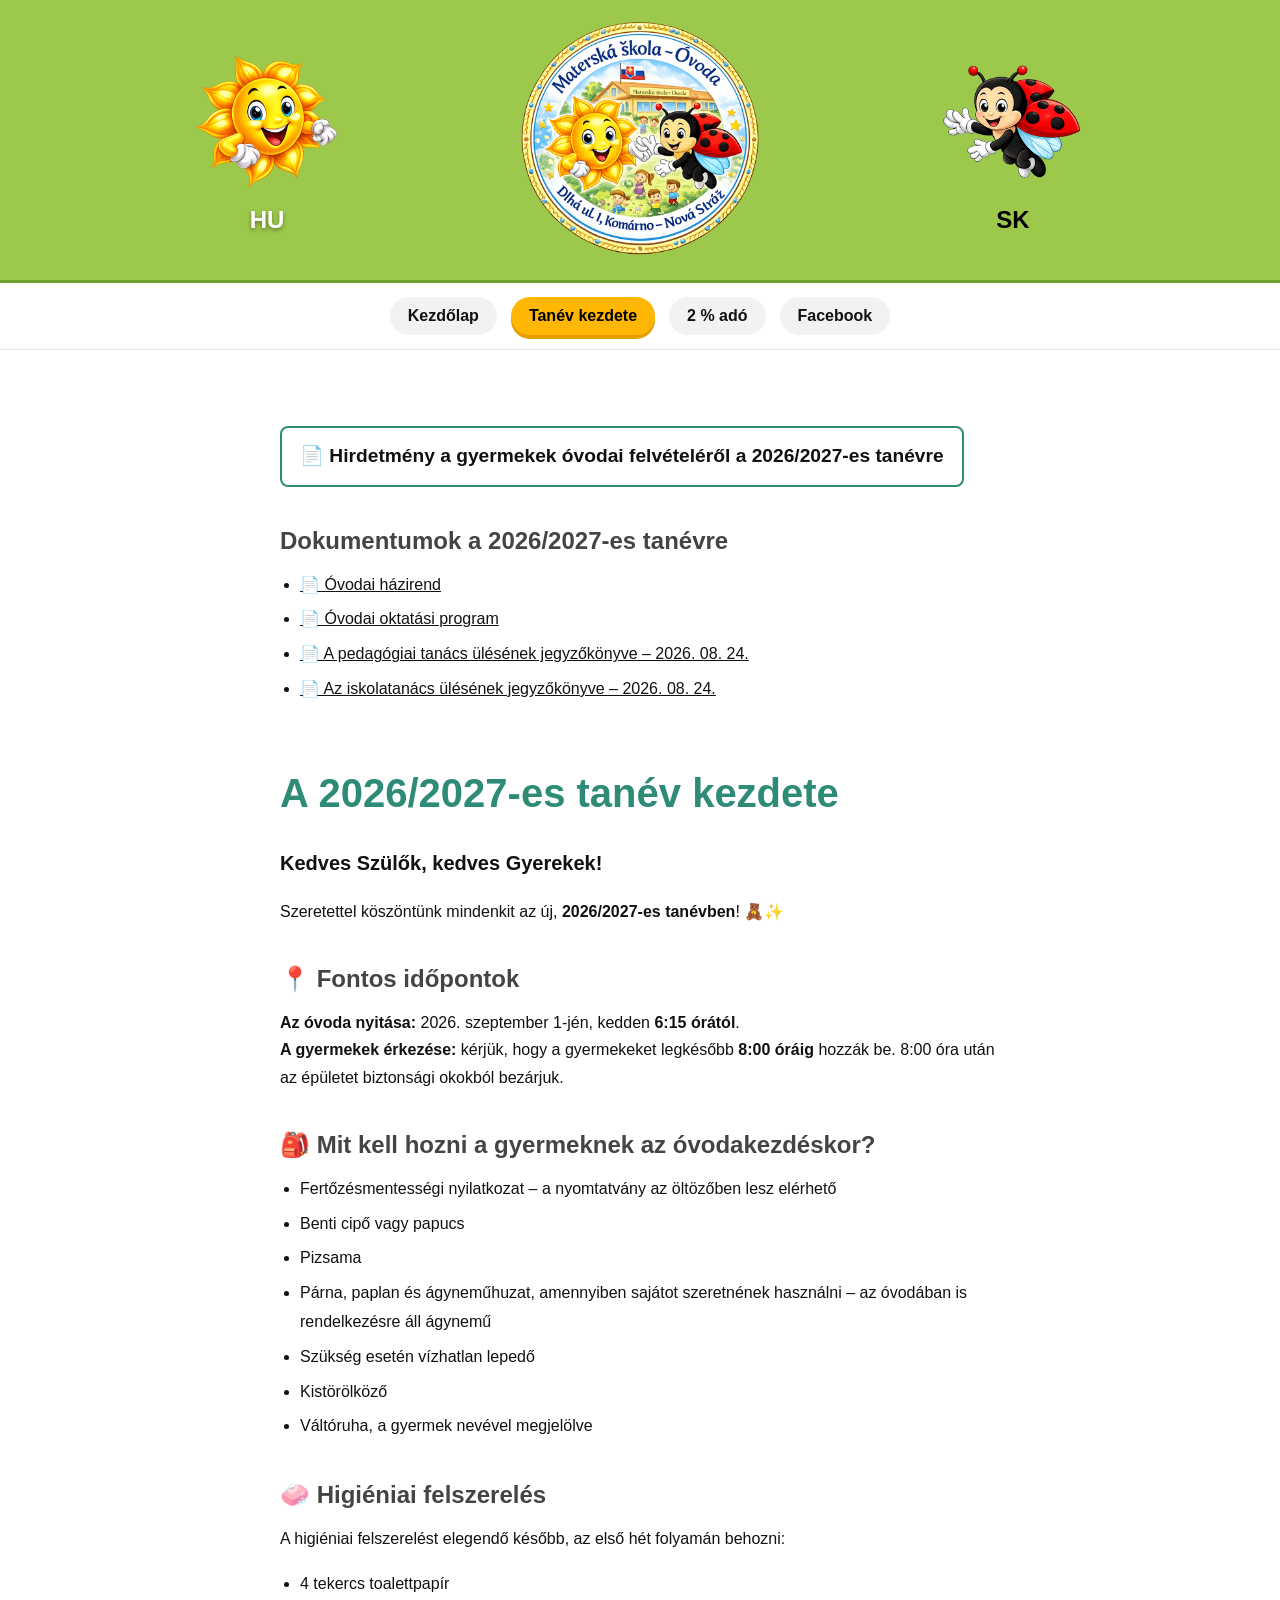
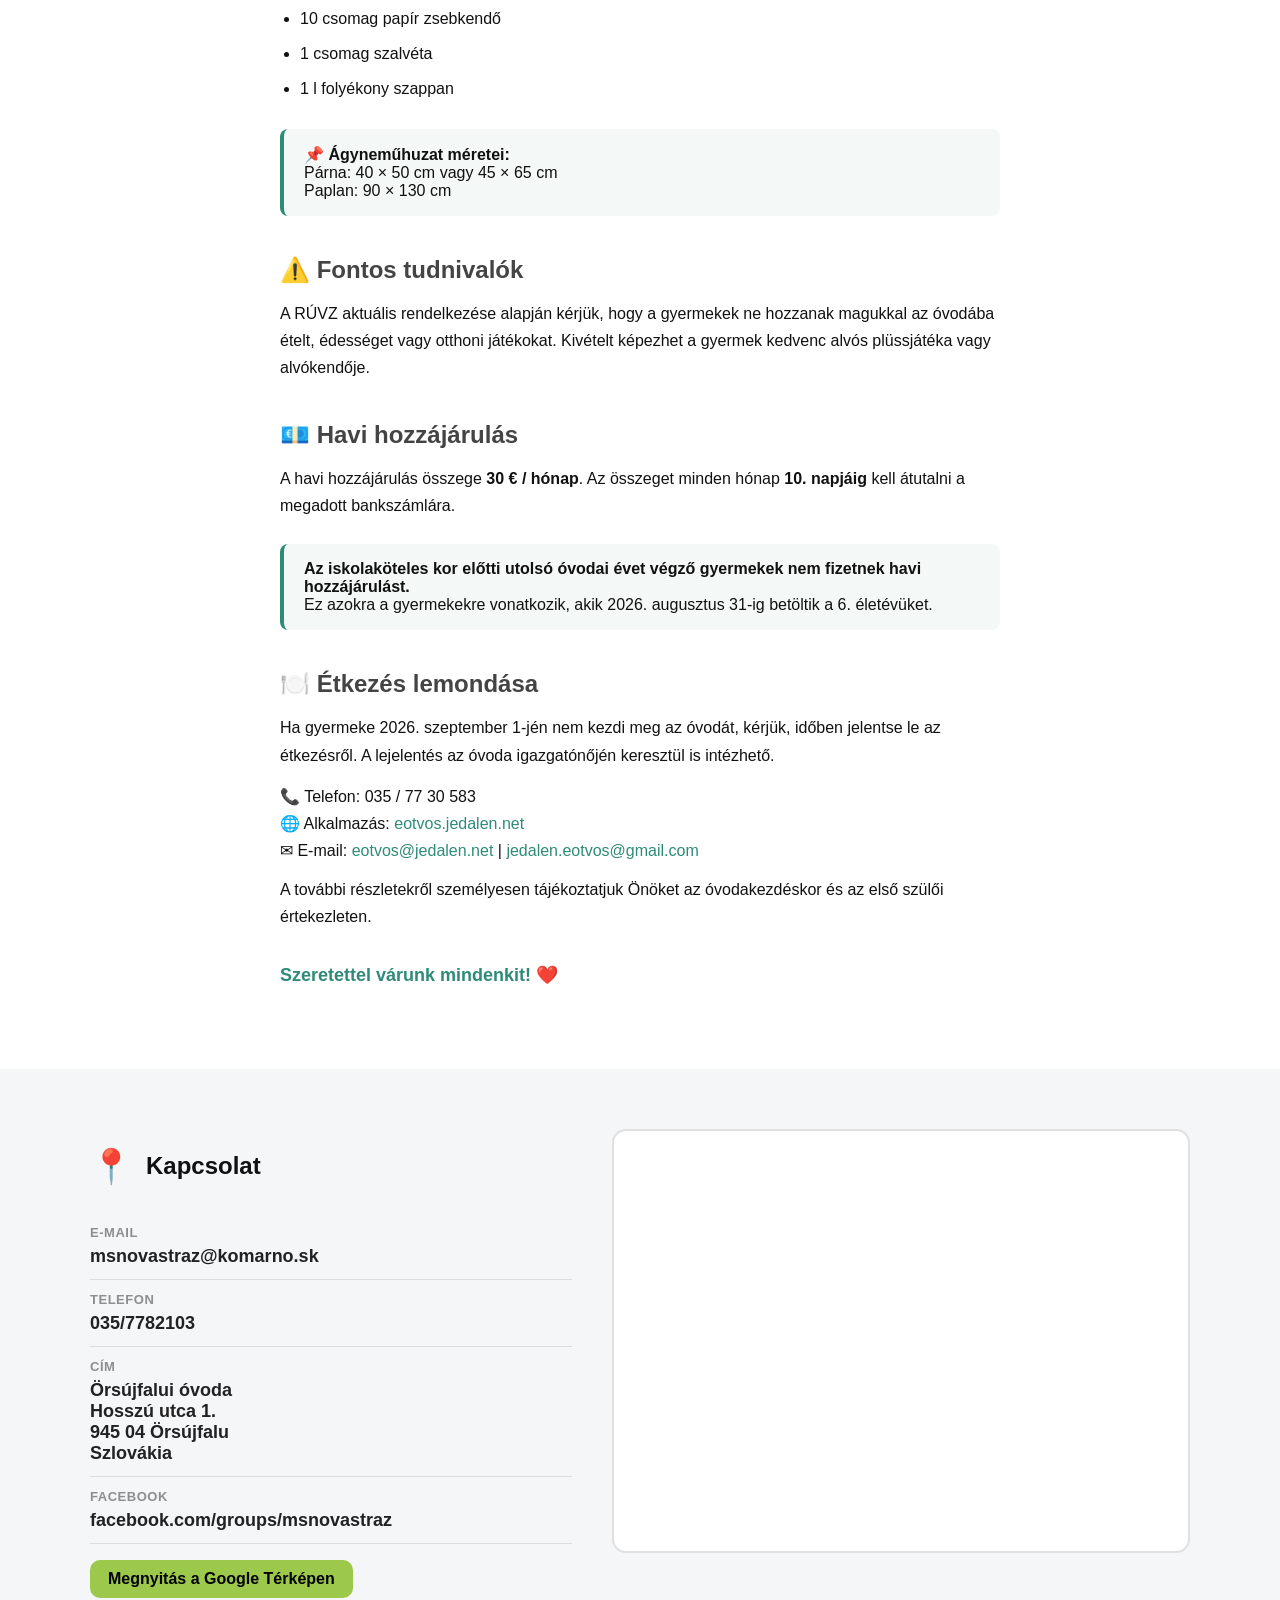
<file: hu/pages/start.html>
<!doctype html>
<html lang="hu">
<head>
    <meta charset="utf-8" />
    <meta name="viewport" content="width=device-width, initial-scale=1" />

    <title>Óvoda – Materská škola Nová Stráž | Komárno</title>
    <meta name="description" content="Az Őrsújfalui óvoda hivatalos weboldala. Információk szülőknek, óvodai programok, elérhetőségek és aktuális hírek." />
    <meta name="keywords" content="óvoda Őrsújfalu, óvoda Komárom, Nová Stráž óvoda, Hosszú utca 1, Materská škola Nová Stráž" />
    <meta name="author" content="Óvoda – Materská škola Nová Stráž" />
    <meta name="robots" content="index,follow" />

    <!-- Canonical -->
    <link rel="canonical" href="https://msnovastraz.github.io/hu/" />

    <!-- Hreflang -->
    <link rel="alternate" hreflang="sk" href="https://msnovastraz.github.io/" />
    <link rel="alternate" hreflang="hu" href="https://msnovastraz.github.io/hu/" />
    <link rel="alternate" hreflang="x-default" href="https://msnovastraz.github.io/" />

    <!-- Open Graph -->
    <meta property="og:type" content="website" />
    <meta property="og:site_name" content="Óvoda – Materská škola Nová Stráž" />
    <meta property="og:title" content="Óvoda – Materská škola Nová Stráž" />
    <meta property="og:description" content="Az Őrsújfalui óvoda hivatalos oldala, Komárom." />
    <meta property="og:url" content="https://msnovastraz.github.io/hu/" />
    <meta property="og:image" content="https://msnovastraz.github.io/assets/img/logo.png" />
    <meta property="og:locale" content="hu_HU" />

    <!-- Twitter -->
    <meta name="twitter:card" content="summary_large_image" />
    <meta name="twitter:title" content="Óvoda – Materská škola Nová Stráž" />
    <meta name="twitter:description" content="Az Őrsújfalui óvoda hivatalos weboldala." />
    <meta name="twitter:image" content="https://msnovastraz.github.io/assets/img/logo.png" />

    <!-- Styles -->
    <link rel="stylesheet" href="/assets/css/main.css" />

    <!-- Favicon -->
    <link rel="icon" type="image/png" sizes="32x32" href="/assets/favicon/favicon-32x32.png">
    <link rel="icon" type="image/png" sizes="16x16" href="/assets/favicon/favicon-16x16.png">
    <link rel="apple-touch-icon" sizes="180x180" href="/assets/favicon/apple-touch-icon.png">
    <link rel="shortcut icon" href="/assets/favicon/favicon.ico">
</head>

<body class="lang-hu">

  <header class="top">
    <div class="top__inner container">

        <!-- LEFT: HU block (active) -->
        <a class="sideLink sideLink--hu" href="/hu/" aria-label="Magyar verzió">
            <img class="sideLink__img" src="/assets/img/hu_link.png" alt="HU">
            <div class="sideLink__txt">
                <div class="sideLink__big">HU</div>
            </div>
        </a>

        <!-- CENTER: main logo -->
        <a class="centerLogo" href="/hu/" aria-label="Materská škola – Óvoda">
            <img src="/assets/img/logo.png" alt="Materská škola – Óvoda">
        </a>

        <!-- RIGHT: SK block -->
        <a class="sideLink sideLink--sk sideLink--right" href="/" aria-label="Slovenská verzia">
            <img class="sideLink__img" src="/assets/img/sk_link.png" alt="SK">
            <div class="sideLink__txt">
                <div class="sideLink__big">SK</div>
            </div>
        </a>

    </div>
  </header>

<nav class="mainNav" aria-label="Főmenü">
  <div class="container mainNav__inner">
    <a class="mainNav__link" href="/hu/">Kezdőlap</a>
    <a class="mainNav__link is-active" href="/hu/pages/start.html">Tanév kezdete</a>
    <a class="mainNav__link" href="/hu/pages/tax.html">2 % adó</a>
    <a class="mainNav__link" href="https://www.facebook.com/groups/msnovastraz" target="_blank" rel="noopener">Facebook</a>
  </div>
</nav>

<main id="content">

    <section class="pageSection">
        <div class="container narrow">

            <p>
                <a href="/pdf/vyveska_hu_2026_27.pdf"
                   target="_blank"
                   style="display:inline-block; padding:12px 18px; border:2px solid #2f8f6d; border-radius:8px; font-size:1.2em; font-weight:bold; text-decoration:none;">
                    📄 Hirdetmény a gyermekek óvodai felvételéről a 2026/2027-es tanévre
                </a>
            </p>
            
            <h2>Dokumentumok a 2026/2027-es tanévre</h2>
            
            <ul class="styledList">
                <li>
                    <a href="/pdf/skolsky_poriadok_hu_2026.pdf" target="_blank">
                        📄 Óvodai házirend
                    </a>
                </li>
                <li>
                    <a href="/pdf/skvp_hu_2026.pdf" target="_blank">
                        📄 Óvodai oktatási program
                    </a>
                </li>
                <li>
                    <a href="/pdf/zapisnica_pedagogicka_rada_hu_2026-08-24.pdf" target="_blank">
                        📄 A pedagógiai tanács ülésének jegyzőkönyve – 2026. 08. 24.
                    </a>
                </li>
                <li>
                    <a href="/pdf/zapisnica_rada_skoly_hu_2026-08-24.pdf" target="_blank">
                        📄 Az iskolatanács ülésének jegyzőkönyve – 2026. 08. 24.
                    </a>
                </li>
            </ul>
            
            <br />
            
            <h1 class="pageTitle">A 2026/2027-es tanév kezdete</h1>
            
            <p class="lead">
            Kedves Szülők, kedves Gyerekek!
            </p>
            
            <p>
            Szeretettel köszöntünk mindenkit az új, <strong>2026/2027-es tanévben</strong>! 🧸✨
            </p>
            
            <h2>📍 Fontos időpontok</h2>
            
            <p>
            <strong>Az óvoda nyitása:</strong> 2026. szeptember 1-jén, kedden
            <strong>6:15 órától</strong>.<br />
            <strong>A gyermekek érkezése:</strong> kérjük, hogy a gyermekeket legkésőbb
            <strong>8:00 óráig</strong> hozzák be.
            8:00 óra után az épületet biztonsági okokból bezárjuk.
            </p>
            
            <h2>🎒 Mit kell hozni a gyermeknek az óvodakezdéskor?</h2>
            
            <ul class="styledList">
                <li>Fertőzésmentességi nyilatkozat – a nyomtatvány az öltözőben lesz elérhető</li>
                <li>Benti cipő vagy papucs</li>
                <li>Pizsama</li>
                <li>
                    Párna, paplan és ágyneműhuzat, amennyiben sajátot szeretnének használni
                    – az óvodában is rendelkezésre áll ágynemű
                </li>
                <li>Szükség esetén vízhatlan lepedő</li>
                <li>Kistörölköző</li>
                <li>Váltóruha, a gyermek nevével megjelölve</li>
            </ul>
            
            <h2>🧼 Higiéniai felszerelés</h2>
            
            <p>
            A higiéniai felszerelést elegendő később, az első hét folyamán behozni:
            </p>
            
            <ul class="styledList">
                <li>4 tekercs toalettpapír</li>
                <li>10 csomag papír zsebkendő</li>
                <li>1 csomag szalvéta</li>
                <li>1 l folyékony szappan</li>
            </ul>
            
            <div class="infoBox">
            <strong>📌 Ágyneműhuzat méretei:</strong><br />
            Párna: 40 × 50 cm vagy 45 × 65 cm<br />
            Paplan: 90 × 130 cm
            </div>
            
            <h2>⚠️ Fontos tudnivalók</h2>
            
            <p>
            A RÚVZ aktuális rendelkezése alapján kérjük, hogy a gyermekek
            ne hozzanak magukkal az óvodába ételt, édességet vagy otthoni játékokat.
            Kivételt képezhet a gyermek kedvenc alvós plüssjátéka vagy alvókendője.
            </p>
            
            <h2>💶 Havi hozzájárulás</h2>
            
            <p>
            A havi hozzájárulás összege <strong>30 € / hónap</strong>.
            Az összeget minden hónap <strong>10. napjáig</strong> kell átutalni a megadott bankszámlára.
            </p>
            
            <div class="infoBox">
            <strong>Az iskolaköteles kor előtti utolsó óvodai évet végző gyermekek
            nem fizetnek havi hozzájárulást.</strong><br />
            Ez azokra a gyermekekre vonatkozik, akik 2026. augusztus 31-ig betöltik a 6. életévüket.
            </div>
            
            <h2>🍽️ Étkezés lemondása</h2>
            
            <p>
            Ha gyermeke 2026. szeptember 1-jén nem kezdi meg az óvodát,
            kérjük, időben jelentse le az étkezésről.
            A lejelentés az óvoda igazgatónőjén keresztül is intézhető.
            </p>
            
            <ul class="contactList">
                <li>📞 Telefon: 035 / 77 30 583</li>
                <li>
                    🌐 Alkalmazás:
                    <a href="https://eotvos.jedalen.net" target="_blank" rel="noopener">
                        eotvos.jedalen.net
                    </a>
                </li>
                <li>
                    ✉ E-mail:
                    <a href="mailto:eotvos@jedalen.net">eotvos@jedalen.net</a> |
                    <a href="mailto:jedalen.eotvos@gmail.com">jedalen.eotvos@gmail.com</a>
                </li>
            </ul>
            
            <p>
            A további részletekről személyesen tájékoztatjuk Önöket az óvodakezdéskor
            és az első szülői értekezleten.
            </p>
            
            <p class="closing">Szeretettel várunk mindenkit! ❤️</p>

        </div>
        </section>

</main>

    <section class="contacts" aria-label="Kapcsolat">
    <div class="container contacts__inner">
        <div class="contacts__left">
        <h2 class="sectionTitle">
            <span class="sectionTitle__icon">📍</span>
            Kapcsolat
        </h2>

        <div class="contacts__item">
            <div class="contacts__label">E-mail</div>
            <a class="contacts__value" href="mailto:msnovastraz@komarno.sk">msnovastraz@komarno.sk</a>
        </div>

        <div class="contacts__item">
            <div class="contacts__label">Telefon</div>
            <a class="contacts__value" href="tel:+421357782103">035/7782103</a>
        </div>

        <div class="contacts__item">
            <div class="contacts__label">Cím</div>
            <div class="contacts__value">
            Örsújfalui óvoda<br />
            Hosszú utca 1.<br />
            945 04 Örsújfalu<br />
            Szlovákia
            </div>
        </div>

        <div class="contacts__item">
            <div class="contacts__label">Facebook</div>
            <a class="contacts__value" href="https://www.facebook.com/groups/msnovastraz" target="_blank" rel="noopener">
            facebook.com/groups/msnovastraz
            </a>
        </div>

        <div class="contacts__actions">
            <a class="btn" href="https://maps.app.goo.gl/dZaL5ni5Ns14MqSj7" target="_blank" rel="noopener">
            Megnyitás a Google Térképen
            </a>
        </div>
        </div>

        <div class="contacts__right">
        <div class="mapWrap">
            <iframe
            class="mapFrame"
            title="Térkép – Materská škola – Óvoda"
            loading="lazy"
            referrerpolicy="no-referrer-when-downgrade"
            src="https://www.google.com/maps/embed?pb=!1m14!1m8!1m3!1d1896.3295953338866!2d18.04730520679701!3d47.765642003834024!3m2!1i1024!2i768!4f13.1!3m3!1m2!1s0x476bb359d045b80d%3A0xec6be08e86846f8f!2zTWF0ZXJza8OhIMWha29sYSBOb3bDoSBTdHLDocW-!5e0!3m2!1shu!2shu!4v1772011976776!5m2!1shu!2shu"
            allowfullscreen>
            </iframe>
        </div>
        </div>
    </div>
    </section>

  <script>
    document.getElementById("year").textContent = new Date().getFullYear();
    const btn = document.querySelector(".nav__toggle");
    const list = document.querySelector("#navList");
    if (btn && list) {
      btn.addEventListener("click", () => {
        const expanded = btn.getAttribute("aria-expanded") === "true";
        btn.setAttribute("aria-expanded", String(!expanded));
        list.classList.toggle("is-open");
      });
    }
  </script>
</body>
</html>
</file>
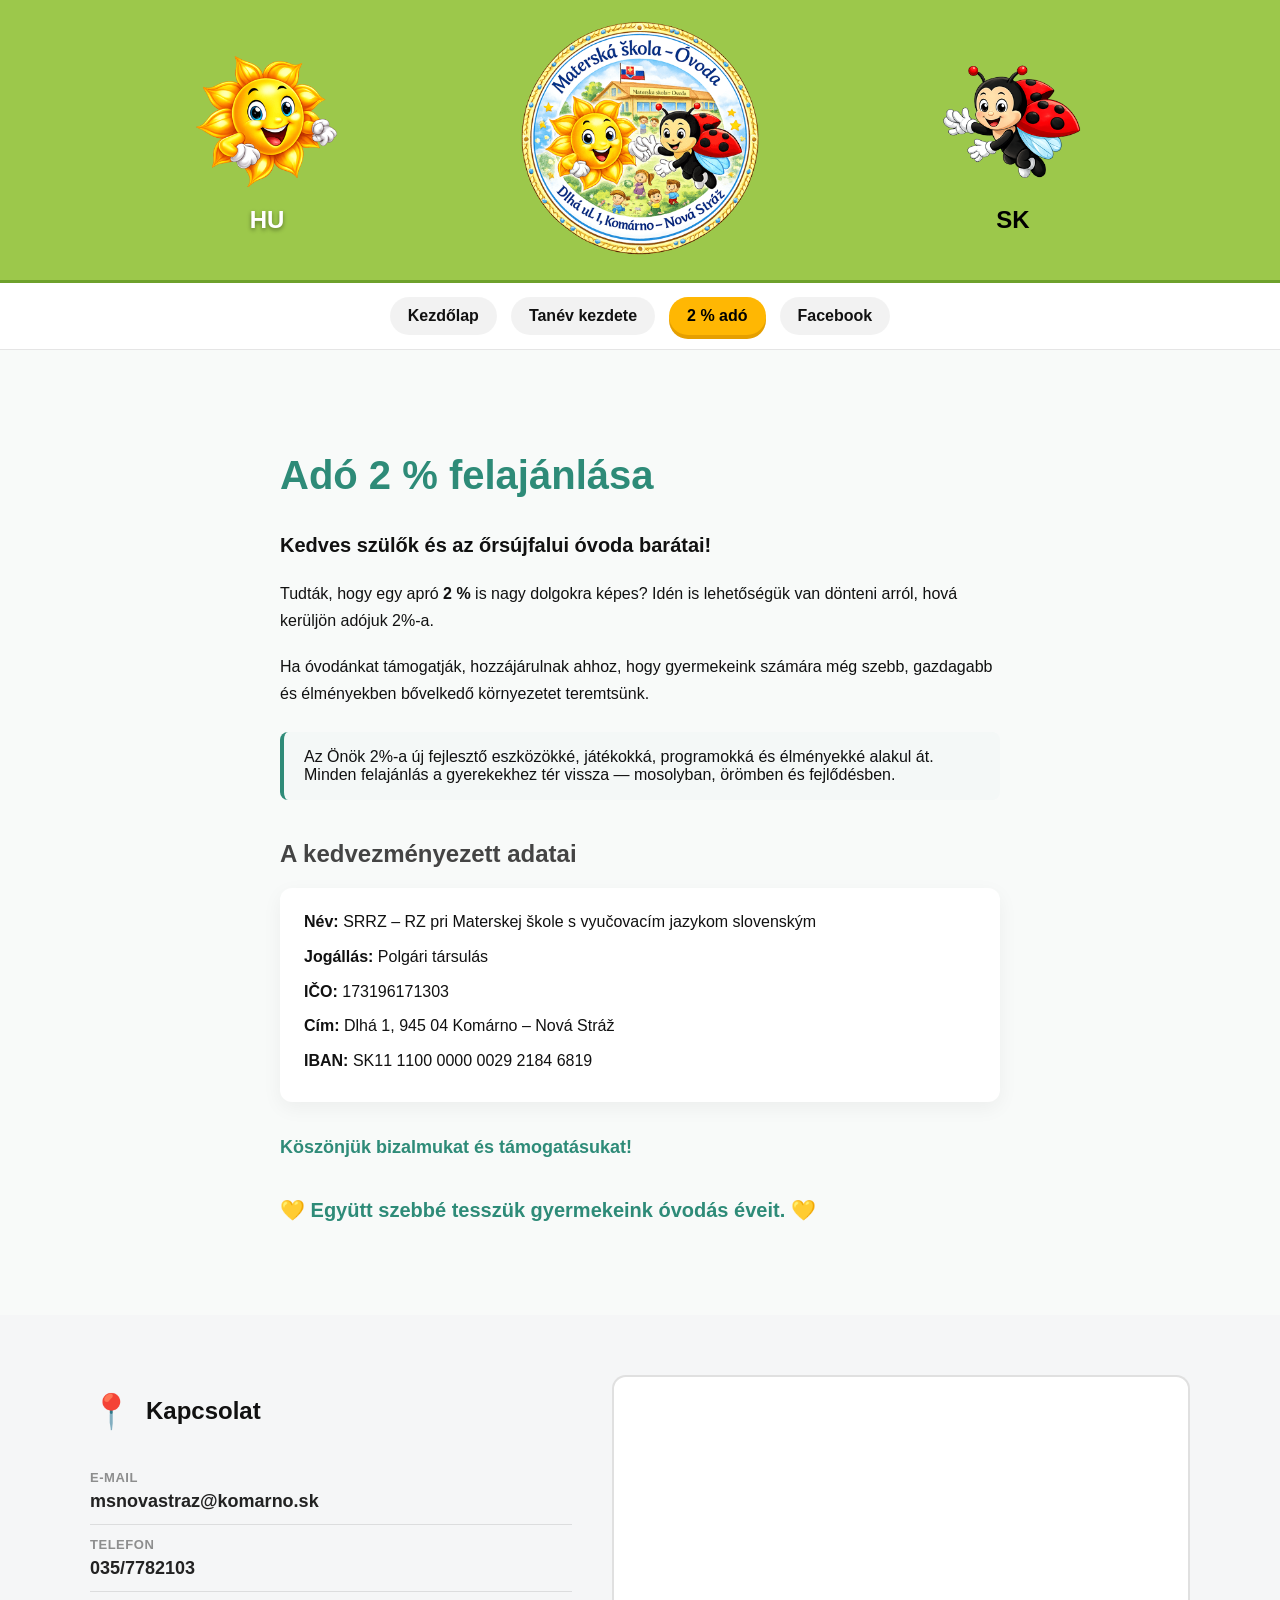
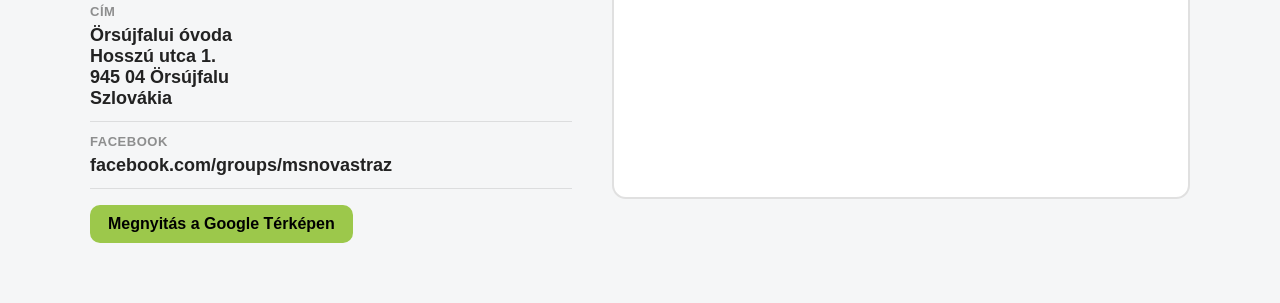
<file: hu/pages/tax.html>
<!doctype html>
<html lang="hu">
<head>
    <meta charset="utf-8" />
    <meta name="viewport" content="width=device-width, initial-scale=1" />

    <title>Óvoda – Materská škola Nová Stráž | Komárno</title>
    <meta name="description" content="Az Őrsújfalui óvoda hivatalos weboldala. Információk szülőknek, óvodai programok, elérhetőségek és aktuális hírek." />
    <meta name="keywords" content="óvoda Őrsújfalu, óvoda Komárom, Nová Stráž óvoda, Hosszú utca 1, Materská škola Nová Stráž" />
    <meta name="author" content="Óvoda – Materská škola Nová Stráž" />
    <meta name="robots" content="index,follow" />

    <!-- Canonical -->
    <link rel="canonical" href="https://msnovastraz.github.io/hu/" />

    <!-- Hreflang -->
    <link rel="alternate" hreflang="sk" href="https://msnovastraz.github.io/" />
    <link rel="alternate" hreflang="hu" href="https://msnovastraz.github.io/hu/" />
    <link rel="alternate" hreflang="x-default" href="https://msnovastraz.github.io/" />

    <!-- Open Graph -->
    <meta property="og:type" content="website" />
    <meta property="og:site_name" content="Óvoda – Materská škola Nová Stráž" />
    <meta property="og:title" content="Óvoda – Materská škola Nová Stráž" />
    <meta property="og:description" content="Az Őrsújfalui óvoda hivatalos oldala, Komárom." />
    <meta property="og:url" content="https://msnovastraz.github.io/hu/" />
    <meta property="og:image" content="https://msnovastraz.github.io/assets/img/logo.png" />
    <meta property="og:locale" content="hu_HU" />

    <!-- Twitter -->
    <meta name="twitter:card" content="summary_large_image" />
    <meta name="twitter:title" content="Óvoda – Materská škola Nová Stráž" />
    <meta name="twitter:description" content="Az Őrsújfalui óvoda hivatalos weboldala." />
    <meta name="twitter:image" content="https://msnovastraz.github.io/assets/img/logo.png" />

    <!-- Styles -->
    <link rel="stylesheet" href="/assets/css/main.css" />

    <!-- Favicon -->
    <link rel="icon" type="image/png" sizes="32x32" href="/assets/favicon/favicon-32x32.png">
    <link rel="icon" type="image/png" sizes="16x16" href="/assets/favicon/favicon-16x16.png">
    <link rel="apple-touch-icon" sizes="180x180" href="/assets/favicon/apple-touch-icon.png">
    <link rel="shortcut icon" href="/assets/favicon/favicon.ico">
</head>

<body class="lang-hu">

  <header class="top">
    <div class="top__inner container">

        <!-- LEFT: HU block (active) -->
        <a class="sideLink sideLink--hu" href="/hu/" aria-label="Magyar verzió">
            <img class="sideLink__img" src="/assets/img/hu_link.png" alt="HU">
            <div class="sideLink__txt">
                <div class="sideLink__big">HU</div>
            </div>
        </a>

        <!-- CENTER: main logo -->
        <a class="centerLogo" href="/hu/" aria-label="Materská škola – Óvoda">
            <img src="/assets/img/logo.png" alt="Materská škola – Óvoda">
        </a>

        <!-- RIGHT: SK block -->
        <a class="sideLink sideLink--sk sideLink--right" href="/" aria-label="Slovenská verzia">
            <img class="sideLink__img" src="/assets/img/sk_link.png" alt="SK">
            <div class="sideLink__txt">
                <div class="sideLink__big">SK</div>
            </div>
        </a>

    </div>
  </header>

<nav class="mainNav" aria-label="Főmenü">
  <div class="container mainNav__inner">
    <a class="mainNav__link" href="/hu/">Kezdőlap</a>
    <a class="mainNav__link" href="/hu/pages/start.html">Tanév kezdete</a>
    <a class="mainNav__link is-active" href="/hu/pages/tax.html">2 % adó</a>
    <a class="mainNav__link" href="https://www.facebook.com/groups/msnovastraz" target="_blank" rel="noopener">Facebook</a>
  </div>
</nav>

<main id="content">

    <section class="pageSection taxSection">
  <div class="container narrow">

    <h1 class="pageTitle">Adó 2 % felajánlása</h1>

    <p class="lead">
      Kedves szülők és az őrsújfalui óvoda barátai!
    </p>

    <p>
      Tudták, hogy egy apró <strong>2 %</strong> is nagy dolgokra képes?
      Idén is lehetőségük van dönteni arról, hová kerüljön adójuk 2%-a.
    </p>

    <p>
      Ha óvodánkat támogatják, hozzájárulnak ahhoz,
      hogy gyermekeink számára még szebb, gazdagabb és élményekben
      bővelkedő környezetet teremtsünk.
    </p>

    <div class="infoBox">
      Az Önök 2%-a új fejlesztő eszközökké, játékokká,
      programokká és élményekké alakul át.
      Minden felajánlás a gyerekekhez tér vissza —
      mosolyban, örömben és fejlődésben.
    </div>

    <h2>A kedvezményezett adatai</h2>

    <div class="dataBox">
      <div><strong>Név:</strong> SRRZ – RZ pri Materskej škole s vyučovacím jazykom slovenským</div>
      <div><strong>Jogállás:</strong> Polgári társulás</div>
      <div><strong>IČO:</strong> 173196171303</div>
      <div><strong>Cím:</strong> Dlhá 1, 945 04 Komárno – Nová Stráž</div>
      <div><strong>IBAN:</strong> SK11 1100 0000 0029 2184 6819</div>
    </div>

    <p class="closing">
      Köszönjük bizalmukat és támogatásukat!
    </p>

    <p class="highlight">
      💛 Együtt szebbé tesszük gyermekeink óvodás éveit. 💛
    </p>

  </div>
</section>

</main>

    <section class="contacts" aria-label="Kapcsolat">
    <div class="container contacts__inner">
        <div class="contacts__left">
        <h2 class="sectionTitle">
            <span class="sectionTitle__icon">📍</span>
            Kapcsolat
        </h2>

        <div class="contacts__item">
            <div class="contacts__label">E-mail</div>
            <a class="contacts__value" href="mailto:msnovastraz@komarno.sk">msnovastraz@komarno.sk</a>
        </div>

        <div class="contacts__item">
            <div class="contacts__label">Telefon</div>
            <a class="contacts__value" href="tel:+421357782103">035/7782103</a>
        </div>

        <div class="contacts__item">
            <div class="contacts__label">Cím</div>
            <div class="contacts__value">
            Örsújfalui óvoda<br />
            Hosszú utca 1.<br />
            945 04 Örsújfalu<br />
            Szlovákia
            </div>
        </div>

        <div class="contacts__item">
            <div class="contacts__label">Facebook</div>
            <a class="contacts__value" href="https://www.facebook.com/groups/msnovastraz" target="_blank" rel="noopener">
            facebook.com/groups/msnovastraz
            </a>
        </div>

        <div class="contacts__actions">
            <a class="btn" href="https://maps.app.goo.gl/dZaL5ni5Ns14MqSj7" target="_blank" rel="noopener">
            Megnyitás a Google Térképen
            </a>
        </div>
        </div>

        <div class="contacts__right">
        <div class="mapWrap">
            <iframe
            class="mapFrame"
            title="Térkép – Materská škola – Óvoda"
            loading="lazy"
            referrerpolicy="no-referrer-when-downgrade"
            src="https://www.google.com/maps/embed?pb=!1m14!1m8!1m3!1d1896.3295953338866!2d18.04730520679701!3d47.765642003834024!3m2!1i1024!2i768!4f13.1!3m3!1m2!1s0x476bb359d045b80d%3A0xec6be08e86846f8f!2zTWF0ZXJza8OhIMWha29sYSBOb3bDoSBTdHLDocW-!5e0!3m2!1shu!2shu!4v1772011976776!5m2!1shu!2shu"
            allowfullscreen>
            </iframe>
        </div>
        </div>
    </div>
    </section>

  <script>
    document.getElementById("year").textContent = new Date().getFullYear();
    const btn = document.querySelector(".nav__toggle");
    const list = document.querySelector("#navList");
    if (btn && list) {
      btn.addEventListener("click", () => {
        const expanded = btn.getAttribute("aria-expanded") === "true";
        btn.setAttribute("aria-expanded", String(!expanded));
        list.classList.toggle("is-open");
      });
    }
  </script>
</body>
</html>
</file>
<file: assets/css/main.css>
/* =========================
   Base / Reset
========================= */

* { box-sizing: border-box; }

html, body {
  margin: 0;
  padding: 0;
  font-family: Arial, sans-serif;
  color: #111;
  background: #fff;
}

img { max-width: 100%; height: auto; display: block; }
a { color: inherit; }
.container {
  max-width: 1200px;
  margin: 0 auto;
  padding: 0 50px;
}

/* =========================
   Buttons
========================= */

.btn {
  display: inline-block;
  padding: 10px 18px;
  background: #9cc84b;
  color: #000;
  font-weight: 700;
  text-decoration: none;
  border-radius: 10px;
  border: 0;
}

.btn:hover { filter: brightness(0.95); }

/* =========================
   Header (competitors-like)
========================= */

.top {
  background: #9cc84b;
  border-bottom: 3px solid #6ea12b;
}

.top__inner {
  display: grid;
  grid-template-columns: 1fr auto 1fr; /* left | center | right */
  align-items: center;
  gap: 16px;
  padding: 10px 0;
}

/* center logo */
.centerLogo {
  justify-self: center;
  text-decoration: none;
}

.centerLogo img {
  width: 260px;
  height: 260px;
  object-fit: contain;
}

/* side links (sun/ladybug) */
.sideLink {
  display: flex;
  flex-direction: column;   /* image сверху, текст снизу */
  align-items: center;
  text-align: center;
  gap: 10px;
  text-decoration: none;
  color: #000;
}

.sideLink img {
  width: 150px;
  height: auto;
}

.sideLink__txt {
  line-height: 1.2;
  font-weight: 700;
}

.sideLink__big {
  font-size: 24px;
  font-weight: 900;
}

.muted {
  color: rgba(0,0,0,.65);
  font-weight: 600;
  font-size: 13px;
}

/* =========================
   Menu (simple)
========================= */

.menu {
  display: flex;
  flex-wrap: wrap;
  gap: 20px;
  padding: 12px 0;
}

.menu a {
  text-decoration: none;
  font-weight: 800;
  color: #1a1a1a;
  padding: 8px 12px;
  border-radius: 10px;
}

.menu a:hover {
  background: rgba(255,255,255,.35);
}

/* =========================
   Main blocks (optional)
========================= */

.hero {
  display: flex;
  gap: 20px;
  align-items: center;
  justify-content: space-between;
  padding: 24px 0;
}

.hero-text { flex: 1; }

.hero-image {
  flex: 1;
  min-height: 220px;
  background: #eee;
  border-radius: 14px;
  border: 2px solid rgba(0,0,0,.10);
}

.cards {
  display: grid;
  grid-template-columns: repeat(3, 1fr);
  gap: 20px;
  padding: 10px 0 30px;
}

.card {
  background: #fafafa;
  border: 2px solid rgba(0,0,0,.12);
  border-radius: 14px;
  padding: 16px;
}

/* =========================
   Contacts block (your current HTML)
========================= */

.contacts {
  background: #f5f6f7;
  padding: 60px 0;
}

.contacts__inner {
  display: grid;
  grid-template-columns: 1fr 1.2fr;
  gap: 40px;
  align-items: start;
}

.contacts__title {
  margin: 0 0 18px;
  font-size: 36px;
  line-height: 1.1;
}

.contacts__item {
  padding: 12px 0;
  border-bottom: 1px solid rgba(0,0,0,.10);
}

.contacts__label {
  font-size: 13px;
  font-weight: 800;
  text-transform: uppercase;
  letter-spacing: .04em;
  opacity: .45;
  margin-bottom: 6px;
}

.contacts__value {
  font-size: 18px;
  font-weight: 700;
  color: #222;
  text-decoration: none;
}

a.contacts__value:hover { text-decoration: underline; }

.contacts__actions { margin-top: 16px; }

.mapWrap {
  background: #fff;
  border: 2px solid rgba(0,0,0,.12);
  border-radius: 14px;
  overflow: hidden;
}

.mapFrame {
  width: 100%;
  height: 420px;
  border: 0;
  display: block;
}


/* =========================
   Responsive
========================= */

@media (max-width: 900px) {
  .hero { flex-direction: column; }
  .cards { grid-template-columns: 1fr; }

  .contacts__inner { grid-template-columns: 1fr; }
  .mapFrame { height: 320px; }
}

@media (max-width: 820px) {
  .top__inner {
    grid-template-columns: 1fr 1fr;
    grid-template-areas:
      "center center"
      "left right";
  }

  .centerLogo { grid-area: center; }
  .top__inner > a:nth-child(1) { grid-area: left; }
  .top__inner > a:nth-child(3) { grid-area: right; }

  .centerLogo img {
    width: 140px;
    height: 140px;
  }

  .sideLink img { width: 120px; }
  .sideLink__big { font-size: 22px; }

  .menu { flex-direction: column; gap: 8px; }
}

/* */

.lang-sk .sideLink--sk .sideLink__big,
.lang-hu .sideLink--hu .sideLink__big {
  color: #fff;
  text-shadow: 0 2px 4px rgba(0,0,0,.4);
}

/* ===== Centered top menu ===== */

.mainNav {
  background: #fff;
  border-bottom: 1px solid rgba(0,0,0,.10);
}

.mainNav__inner {
  display: flex;
  justify-content: center;   /* ВАЖНО — центр */
  flex-wrap: wrap;
  gap: 14px;
  padding: 14px 0;
}

.mainNav__link {
  text-decoration: none;
  font-weight: 800;
  padding: 10px 18px;
  border-radius: 999px;
  background: rgba(0,0,0,.05);
  color: #111;
  transition: 0.15s ease;
}

.mainNav__link:hover {
  background: rgba(0,0,0,.1);
  transform: translateY(-1px);
}

.mainNav__link.is-active {
  background: #ffb703;   /* тёплый жёлтый */
  color: #000;
  box-shadow: 0 4px 0 #e59f00; /* лёгкий объём */
}

/* ===== About text formatting ===== */

.about {
  max-width: 820px;      /* ограничиваем ширину текста */
  margin: 60px auto;     /* центрируем блок */
  padding: 0 20px;
}

.about h1 {
  color: #2a9d8f;  /* мягкий бирюзово-зелёный */
  font-weight: 900;
  font-size: 36px;
  margin-bottom: 24px;
  line-height: 1.2;
}

.about p {
  font-size: 18px;
  line-height: 1.75;     /* главное — межстрочный интервал */
  margin-bottom: 22px;
  color: #333;
}

/* ===== Section titles with icon ===== */

.sectionTitle {
  display: flex;
  align-items: center;
  gap: 14px;
  font-weight: 900;
  margin-bottom: 30px;
}

.sectionTitle__icon {
  font-size: 34px;
  line-height: 1;
}

.pageSection {
  padding: 60px 0;
}

.container.narrow {
  max-width: 820px;
  margin: 0 auto;
}

.pageTitle {
  font-size: 40px;
  font-weight: 700;
  color: #2e8b78;
  margin-bottom: 30px;
}

.lead {
  font-size: 20px;
  font-weight: 600;
  margin-bottom: 20px;
}

.pageSection p {
  line-height: 1.7;
  margin-bottom: 18px;
}

.pageSection h2 {
  margin-top: 40px;
  margin-bottom: 16px;
  font-size: 24px;
  color: #444;
}

.infoBox {
  background: #f4f8f7;
  border-left: 4px solid #2e8b78;
  padding: 16px 20px;
  border-radius: 8px;
  margin: 25px 0;
}

.styledList {
  padding-left: 20px;
  line-height: 1.8;
}

.styledList li {
  margin-bottom: 6px;
}

.contactList {
  list-style: none;
  padding: 0;
}

.contactList li {
  margin-bottom: 8px;
}

.contactList a {
  color: #2e8b78;
  text-decoration: none;
  font-weight: 500;
}

.contactList a:hover {
  text-decoration: underline;
}

.closing {
  margin-top: 30px;
  font-weight: 600;
  font-size: 18px;
  color: #2e8b78;
}

.taxSection {
  background: #f8faf9;
  padding: 70px 0;
}

.dataBox {
  background: white;
  border-radius: 12px;
  padding: 20px 24px;
  margin-top: 20px;
  box-shadow: 0 6px 20px rgba(0,0,0,0.05);
  line-height: 1.8;
}

.dataBox div {
  margin-bottom: 6px;
}

.highlight {
  margin-top: 30px;
  font-size: 20px;
  font-weight: 600;
  color: #2e8b78;
}

.taxSection .pageTitle {
  color: #2e8b78;
}
</file>
